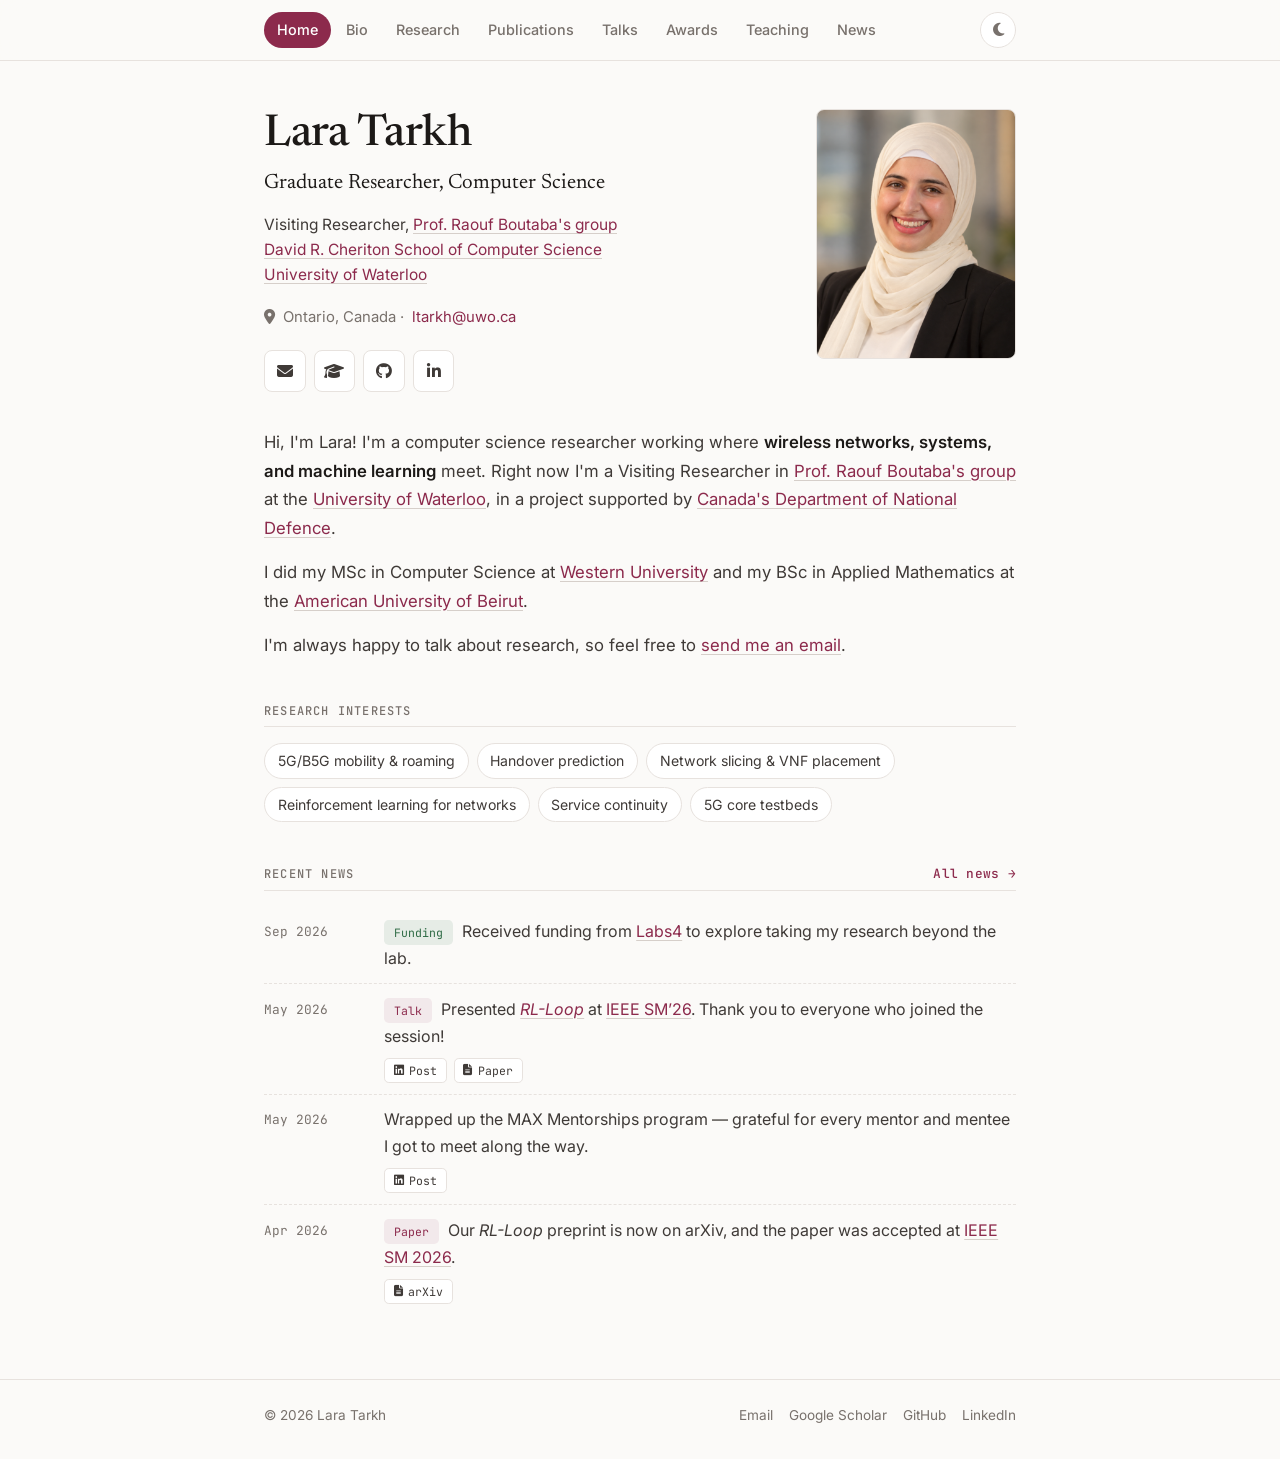
<file: index.html>
<!DOCTYPE html>
<html lang="en">
<head>
  <meta charset="UTF-8">
  <meta name="viewport" content="width=device-width, initial-scale=1">
  <title>Lara Tarkh | 5G/B5G Networks & Machine Learning</title>
  <meta name="description" content="Lara Tarkh — graduate researcher in 5G/B5G mobile networks and machine learning; Visiting Researcher at the University of Waterloo.">
  <meta name="author" content="Lara Tarkh">
  <link rel="canonical" href="https://ltarkh.github.io/Lara-s-website/">
  <meta property="og:type" content="website">
  <meta property="og:site_name" content="Lara Tarkh">
  <meta property="og:title" content="Lara Tarkh | 5G/B5G Networks & Machine Learning">
  <meta property="og:description" content="Lara Tarkh — graduate researcher in 5G/B5G mobile networks and machine learning; Visiting Researcher at the University of Waterloo.">
  <meta property="og:url" content="https://ltarkh.github.io/Lara-s-website/">
  <meta property="og:image" content="https://ltarkh.github.io/Lara-s-website/profile.jpg">
  <meta name="twitter:card" content="summary">
  <meta name="google-site-verification" content="DvnHoUFfB-LrSZGyMxbjEierSy_MvNKjtDD8ljh5k_g">
  <link rel="icon" href="data:image/svg+xml,<svg xmlns='http://www.w3.org/2000/svg' viewBox='0 0 100 100'><rect width='100' height='100' rx='18' fill='%238c2a4c'/><text x='50' y='68' font-family='Georgia,serif' font-size='52' fill='white' text-anchor='middle'>LT</text></svg>">
  <script>
    (function () {
      var t = null;
      try { t = localStorage.getItem("theme"); } catch (e) {}
      if (!t) t = window.matchMedia && window.matchMedia("(prefers-color-scheme: dark)").matches ? "dark" : "light";
      document.documentElement.setAttribute("data-theme", t);
    })();
  </script>
  <link rel="preconnect" href="https://fonts.googleapis.com">
  <link rel="preconnect" href="https://fonts.gstatic.com" crossorigin>
  <link href="https://fonts.googleapis.com/css2?family=Newsreader:ital,opsz,wght@0,6..72,400;0,6..72,500;1,6..72,400&family=Inter:wght@400;500;600&family=JetBrains+Mono:wght@400;500&display=swap" rel="stylesheet">
  <link rel="stylesheet" href="https://cdnjs.cloudflare.com/ajax/libs/font-awesome/6.5.2/css/all.min.css">
  <link rel="stylesheet" href="style.css?v=3">
  <script type="application/ld+json">
  {"@context":"https://schema.org","@type":"Person","name":"Lara Tarkh","email":"mailto:ltarkh@uwo.ca",
   "jobTitle":"Visiting Researcher",
   "affiliation":{"@type":"Organization","name":"University of Waterloo"},
   "alumniOf":[{"@type":"CollegeOrUniversity","name":"Western University"},{"@type":"CollegeOrUniversity","name":"American University of Beirut"}],
   "knowsAbout":["5G/B5G networks","Mobility management","Network slicing","Machine learning for networks"],
   "sameAs":["https://scholar.google.com/citations?user=3ZuY1xwAAAAJ&hl=en","https://github.com/ltarkh","https://www.linkedin.com/in/lara-tarakh/"],
   "image":"https://ltarkh.github.io/Lara-s-website/profile.jpg","url":"https://ltarkh.github.io/Lara-s-website/"}
  </script>
</head>
<body>

  <header class="site-nav">
    <div class="wrap nav-inner">
      <nav aria-label="Main">
        <ul class="nav-tabs">
        <li><a href="index.html" aria-current="page">Home</a></li>
        <li><a href="bio.html">Bio</a></li>
        <li><a href="research.html">Research</a></li>
        <li><a href="publications.html">Publications</a></li>
        <li><a href="talks.html">Talks</a></li>
        <li><a href="awards.html">Awards</a></li>
        <li><a href="teaching.html">Teaching</a></li>
        <li><a href="news.html">News</a></li>
        </ul>
      </nav>
      <button id="theme-toggle" class="theme-toggle" type="button" aria-label="Toggle dark mode"><i class="fas fa-moon"></i></button>
    </div>
  </header>

  <main class="page">
    <div class="wrap">
      <section class="profile">
        <div>
          <h1>Lara Tarkh</h1>
          <p class="title">Graduate Researcher, Computer Science</p>
          <ul class="affil">
            <li>Visiting Researcher, <a class="ul-link" href="https://rboutaba.cs.uwaterloo.ca/" target="_blank" rel="noopener">Prof. Raouf Boutaba's group</a></li>
            <li><a class="ul-link" href="https://cs.uwaterloo.ca/" target="_blank" rel="noopener">David R. Cheriton School of Computer Science</a></li>
            <li><a class="ul-link" href="https://uwaterloo.ca/" target="_blank" rel="noopener">University of Waterloo</a></li>
          </ul>
          <p class="location"><i class="fas fa-location-dot"></i> Ontario, Canada &middot; <a href="mailto:ltarkh@uwo.ca">ltarkh@uwo.ca</a></p>
          <ul class="icon-row">
            <li><a class="icon-only" href="mailto:ltarkh@uwo.ca" aria-label="Email" title="Email"><i class="fas fa-envelope"></i></a></li>
            <li><a class="icon-only" href="https://scholar.google.com/citations?user=3ZuY1xwAAAAJ&hl=en" target="_blank" rel="noopener" aria-label="Google Scholar" title="Google Scholar"><i class="fas fa-graduation-cap"></i></a></li>
            <li><a class="icon-only" href="https://github.com/ltarkh" target="_blank" rel="noopener" aria-label="GitHub" title="GitHub"><i class="fab fa-github"></i></a></li>
            <li><a class="icon-only" href="https://www.linkedin.com/in/lara-tarakh/" target="_blank" rel="noopener" aria-label="LinkedIn" title="LinkedIn"><i class="fab fa-linkedin-in"></i></a></li>
          </ul>
        </div>
        <div class="photo">
          <img src="profile.png" alt="Portrait of Lara Tarkh" width="640" height="800">
        </div>
      </section>

      <section class="bio">
        <p>
          Hi, I'm Lara! I'm a computer science researcher working where <strong>wireless networks,
          systems, and machine learning</strong> meet. Right now I'm a Visiting Researcher in
          <a class="ul-link" href="https://rboutaba.cs.uwaterloo.ca/" target="_blank" rel="noopener">Prof. Raouf Boutaba's group</a> at the <a class="ul-link" href="https://uwaterloo.ca/" target="_blank" rel="noopener">University of Waterloo</a>,
          in a project supported by <a class="ul-link" href="https://www.canada.ca/en/department-national-defence.html" target="_blank" rel="noopener">Canada's Department of National Defence</a>.
        </p>
        <p>I did my MSc in Computer Science at <a class="ul-link" href="https://www.uwo.ca/" target="_blank" rel="noopener">Western University</a> and my
          BSc in Applied Mathematics at the <a class="ul-link" href="https://www.aub.edu.lb/" target="_blank" rel="noopener">American University of Beirut</a>.
        </p>
        <p>
          I'm always happy to talk about research, so feel free to <a class="ul-link" href="mailto:ltarkh@uwo.ca">send me an email</a>.
        </p>
      </section>

      <h2 class="eyebrow">Research interests</h2>
      <ul class="interests">
        <li>5G/B5G mobility &amp; roaming</li>
        <li>Handover prediction</li>
        <li>Network slicing &amp; VNF placement</li>
        <li>Reinforcement learning for networks</li>
        <li>Service continuity</li>
        <li>5G core testbeds</li>
      </ul>

      <h2 class="eyebrow">Recent news <a href="news.html">All news &rarr;</a></h2>
      <ul class="news">
          <li><time>Sep 2026</time><div><span class="badge green">Funding</span> Received funding from <a class="ul-link" href="https://labs4.ca/" target="_blank" rel="noopener">Labs4</a> to explore taking my research beyond the lab.</div></li>
          <li><time>May 2026</time><div><span class="badge accent">Talk</span> Presented <a class="ul-link" href="publications.html"><em>RL-Loop</em></a> at <a class="ul-link" href="https://ieeesm.org/" target="_blank" rel="noopener">IEEE SM&rsquo;26</a>. Thank you to everyone who joined the session!<div class="links"><a class="btn-xs" href="https://www.linkedin.com/feed/update/urn:li:activity:7460355237489475584/" target="_blank" rel="noopener"><i class="fab fa-linkedin"></i> Post</a><a class="btn-xs" href="https://arxiv.org/abs/2604.02461" target="_blank" rel="noopener"><i class="fas fa-file-lines"></i> Paper</a></div></div></li>
          <li><time>May 2026</time><div>Wrapped up the MAX Mentorships program &mdash; grateful for every mentor and mentee I got to meet along the way.<div class="links"><a class="btn-xs" href="https://www.linkedin.com/feed/update/urn:li:activity:7466525301351591937/" target="_blank" rel="noopener"><i class="fab fa-linkedin"></i> Post</a></div></div></li>
          <li><time>Apr 2026</time><div><span class="badge accent">Paper</span> Our <em>RL-Loop</em> preprint is now on arXiv, and the paper was accepted at <a class="ul-link" href="https://ieeesm.org/" target="_blank" rel="noopener">IEEE SM 2026</a>.<div class="links"><a class="btn-xs" href="https://arxiv.org/abs/2604.02461" target="_blank" rel="noopener"><i class="fas fa-file-lines"></i> arXiv</a></div></div></li>
      </ul>

    </div>
  </main>

  <footer class="site-footer">
    <div class="wrap footer-inner">
      <span>&copy; 2026 Lara Tarkh</span>
      <nav aria-label="Profiles">
        <a href="mailto:ltarkh@uwo.ca">Email</a>
        <a href="https://scholar.google.com/citations?user=3ZuY1xwAAAAJ&hl=en" target="_blank" rel="noopener">Google Scholar</a>
        <a href="https://github.com/ltarkh" target="_blank" rel="noopener">GitHub</a>
        <a href="https://www.linkedin.com/in/lara-tarakh/" target="_blank" rel="noopener">LinkedIn</a>
      </nav>
    </div>
  </footer>

  <script src="script.js?v=3"></script>
</body>
</html>
</file>
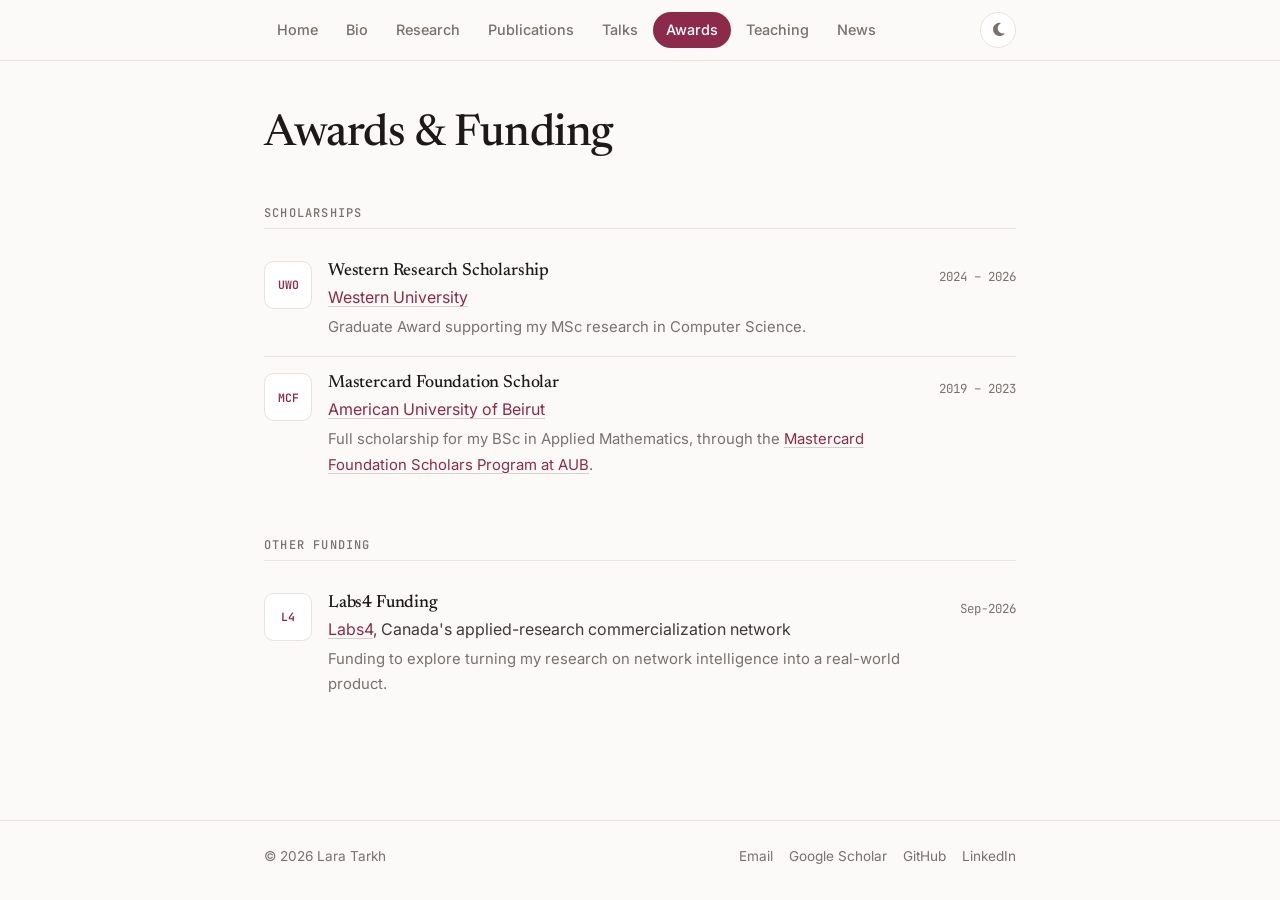
<file: awards.html>
<!DOCTYPE html>
<html lang="en">
<head>
  <meta charset="UTF-8">
  <meta name="viewport" content="width=device-width, initial-scale=1">
  <title>Awards | Lara Tarkh</title>
  <meta name="description" content="Scholarships and funding received by Lara Tarkh, including the Mastercard Foundation Scholarship and the Western Graduate Research Scholarship.">
  <meta name="author" content="Lara Tarkh">
  <link rel="canonical" href="https://ltarkh.github.io/Lara-s-website/awards.html">
  <meta property="og:type" content="website">
  <meta property="og:site_name" content="Lara Tarkh">
  <meta property="og:title" content="Awards | Lara Tarkh">
  <meta property="og:description" content="Scholarships and funding received by Lara Tarkh, including the Mastercard Foundation Scholarship and the Western Graduate Research Scholarship.">
  <meta property="og:url" content="https://ltarkh.github.io/Lara-s-website/awards.html">
  <meta property="og:image" content="https://ltarkh.github.io/Lara-s-website/profile.jpg">
  <meta name="twitter:card" content="summary">
  <meta name="google-site-verification" content="DvnHoUFfB-LrSZGyMxbjEierSy_MvNKjtDD8ljh5k_g">
  <link rel="icon" href="data:image/svg+xml,<svg xmlns='http://www.w3.org/2000/svg' viewBox='0 0 100 100'><rect width='100' height='100' rx='18' fill='%238c2a4c'/><text x='50' y='68' font-family='Georgia,serif' font-size='52' fill='white' text-anchor='middle'>LT</text></svg>">
  <script>
    (function () {
      var t = null;
      try { t = localStorage.getItem("theme"); } catch (e) {}
      if (!t) t = window.matchMedia && window.matchMedia("(prefers-color-scheme: dark)").matches ? "dark" : "light";
      document.documentElement.setAttribute("data-theme", t);
    })();
  </script>
  <link rel="preconnect" href="https://fonts.googleapis.com">
  <link rel="preconnect" href="https://fonts.gstatic.com" crossorigin>
  <link href="https://fonts.googleapis.com/css2?family=Newsreader:ital,opsz,wght@0,6..72,400;0,6..72,500;1,6..72,400&family=Inter:wght@400;500;600&family=JetBrains+Mono:wght@400;500&display=swap" rel="stylesheet">
  <link rel="stylesheet" href="https://cdnjs.cloudflare.com/ajax/libs/font-awesome/6.5.2/css/all.min.css">
  <link rel="stylesheet" href="style.css?v=3">
</head>
<body>

  <header class="site-nav">
    <div class="wrap nav-inner">
      <nav aria-label="Main">
        <ul class="nav-tabs">
        <li><a href="index.html">Home</a></li>
        <li><a href="bio.html">Bio</a></li>
        <li><a href="research.html">Research</a></li>
        <li><a href="publications.html">Publications</a></li>
        <li><a href="talks.html">Talks</a></li>
        <li><a href="awards.html" aria-current="page">Awards</a></li>
        <li><a href="teaching.html">Teaching</a></li>
        <li><a href="news.html">News</a></li>
        </ul>
      </nav>
      <button id="theme-toggle" class="theme-toggle" type="button" aria-label="Toggle dark mode"><i class="fas fa-moon"></i></button>
    </div>
  </header>

  <main class="page">
    <div class="wrap">
      <header class="page-head">
        <h1>Awards &amp; Funding</h1>
      </header>

      <h2 class="eyebrow">Scholarships</h2>
      <ol class="entries">
          <li class="entry">
            <span class="logo" aria-hidden="true">UWO<img src="https://www.google.com/s2/favicons?domain=uwo.ca&amp;sz=128" alt="" loading="lazy" onerror="this.remove()"></span>
            <div class="body">
              <h3><a href="https://grad.uwo.ca/finances/western_funding/wgrs/index.html" target="_blank" rel="noopener">Western Research Scholarship</a></h3>
              <p class="where"><a class="ul-link" href="https://www.uwo.ca/" target="_blank" rel="noopener">Western University</a></p>
              <p class="note">Graduate Award supporting my MSc research in Computer Science.</p>
            </div>
            <span class="when">2024 &ndash; 2026</span>
          </li>
          <li class="entry">
            <span class="logo" aria-hidden="true">MCF<img src="https://www.google.com/s2/favicons?domain=mastercardfdn.org&amp;sz=128" alt="" loading="lazy" onerror="this.remove()"></span>
            <div class="body">
              <h3><a href="https://aub.edu.lb/mcf/Pages/default.aspx" target="_blank" rel="noopener">Mastercard Foundation Scholar</a></h3>
              <p class="where"><a class="ul-link" href="https://www.aub.edu.lb/" target="_blank" rel="noopener">American University of Beirut</a></p>
              <p class="note">Full scholarship for my BSc in Applied Mathematics, through the <a class="ul-link" href="https://aub.edu.lb/mcf/Pages/default.aspx" target="_blank" rel="noopener">Mastercard Foundation Scholars Program at AUB</a>.</p>
            </div>
            <span class="when">2019 &ndash; 2023</span>
          </li>
      </ol>

      <h2 class="eyebrow">Other funding</h2>
      <ol class="entries">
          <li class="entry">
            <span class="logo" aria-hidden="true">L4<img src="https://www.google.com/s2/favicons?domain=labs4.ca&amp;sz=128" alt="" loading="lazy" onerror="this.remove()"></span>
            <div class="body">
              <h3><a href="https://labs4.ca/" target="_blank" rel="noopener">Labs4 Funding</a></h3>
              <p class="where"><a class="ul-link" href="https://labs4.ca/" target="_blank" rel="noopener">Labs4</a>, Canada's applied-research commercialization network</p>
              <p class="note">Funding to explore turning my research on network intelligence into a real-world product.</p>
            </div>
            <span class="when">Sep-2026</span>
          </li>
      </ol>

    </div>
  </main>

  <footer class="site-footer">
    <div class="wrap footer-inner">
      <span>&copy; 2026 Lara Tarkh</span>
      <nav aria-label="Profiles">
        <a href="mailto:ltarkh@uwo.ca">Email</a>
        <a href="https://scholar.google.com/citations?user=3ZuY1xwAAAAJ&hl=en" target="_blank" rel="noopener">Google Scholar</a>
        <a href="https://github.com/ltarkh" target="_blank" rel="noopener">GitHub</a>
        <a href="https://www.linkedin.com/in/lara-tarakh/" target="_blank" rel="noopener">LinkedIn</a>
      </nav>
    </div>
  </footer>

  <script src="script.js?v=3"></script>
</body>
</html>
</file>
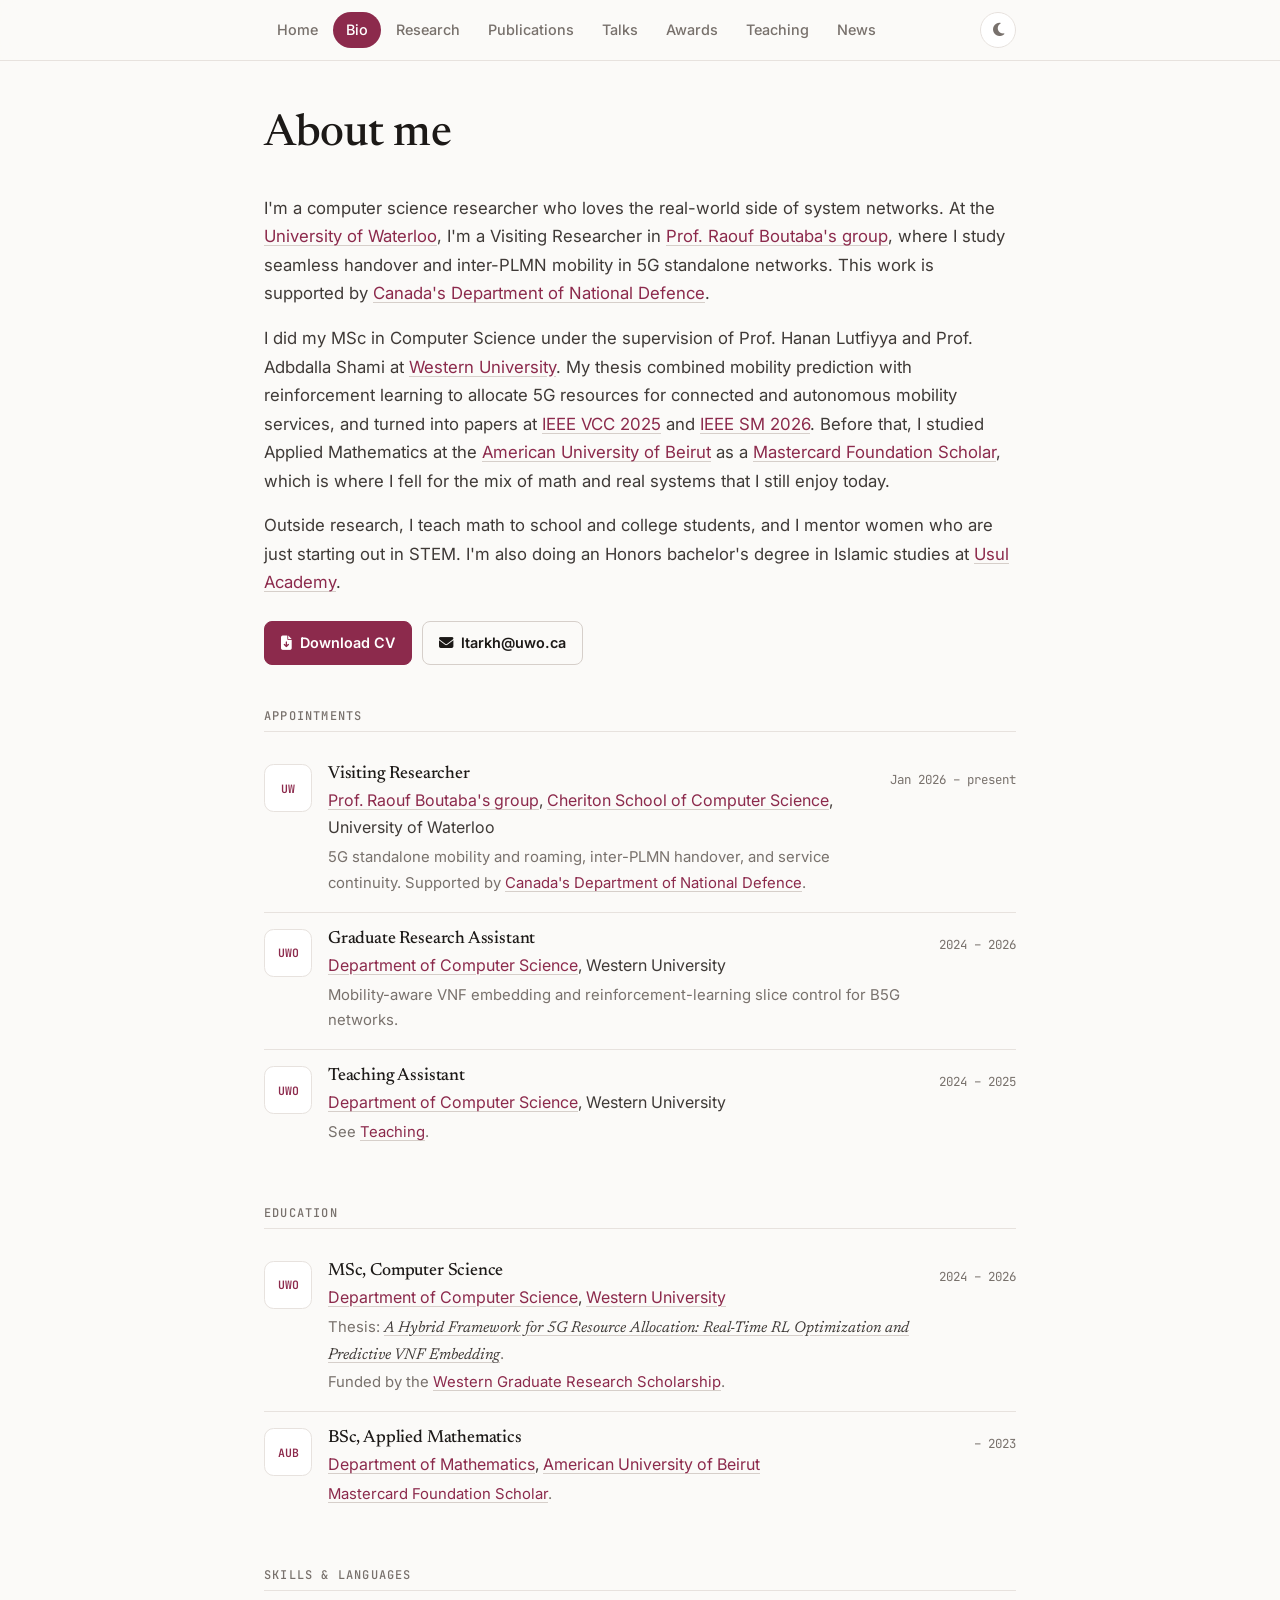
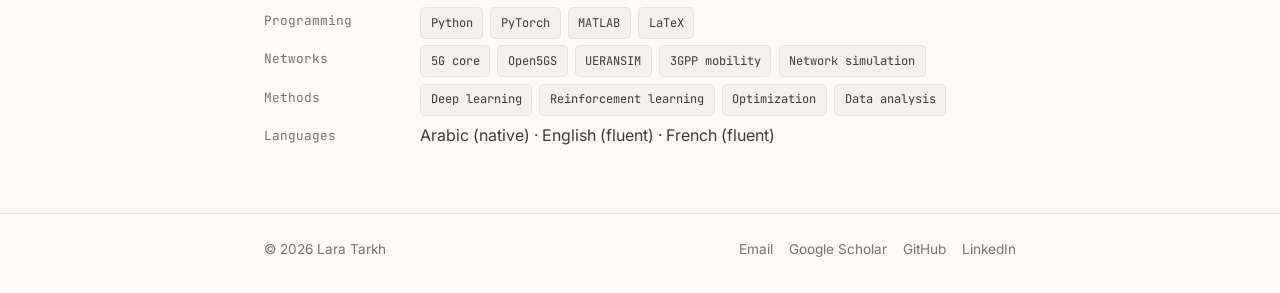
<file: bio.html>
<!DOCTYPE html>
<html lang="en">
<head>
  <meta charset="UTF-8">
  <meta name="viewport" content="width=device-width, initial-scale=1">
  <title>Bio | Lara Tarkh</title>
  <meta name="description" content="About Lara Tarkh: education, appointments, and skills. Researcher in 5G/B5G networks and machine learning.">
  <meta name="author" content="Lara Tarkh">
  <link rel="canonical" href="https://ltarkh.github.io/Lara-s-website/bio.html">
  <meta property="og:type" content="website">
  <meta property="og:site_name" content="Lara Tarkh">
  <meta property="og:title" content="Bio | Lara Tarkh">
  <meta property="og:description" content="About Lara Tarkh: education, appointments, and skills. Researcher in 5G/B5G networks and machine learning.">
  <meta property="og:url" content="https://ltarkh.github.io/Lara-s-website/bio.html">
  <meta property="og:image" content="https://ltarkh.github.io/Lara-s-website/profile.jpg">
  <meta name="twitter:card" content="summary">
  <meta name="google-site-verification" content="DvnHoUFfB-LrSZGyMxbjEierSy_MvNKjtDD8ljh5k_g">
  <link rel="icon" href="data:image/svg+xml,<svg xmlns='http://www.w3.org/2000/svg' viewBox='0 0 100 100'><rect width='100' height='100' rx='18' fill='%238c2a4c'/><text x='50' y='68' font-family='Georgia,serif' font-size='52' fill='white' text-anchor='middle'>LT</text></svg>">
  <script>
    (function () {
      var t = null;
      try { t = localStorage.getItem("theme"); } catch (e) {}
      if (!t) t = window.matchMedia && window.matchMedia("(prefers-color-scheme: dark)").matches ? "dark" : "light";
      document.documentElement.setAttribute("data-theme", t);
    })();
  </script>
  <link rel="preconnect" href="https://fonts.googleapis.com">
  <link rel="preconnect" href="https://fonts.gstatic.com" crossorigin>
  <link href="https://fonts.googleapis.com/css2?family=Newsreader:ital,opsz,wght@0,6..72,400;0,6..72,500;1,6..72,400&family=Inter:wght@400;500;600&family=JetBrains+Mono:wght@400;500&display=swap" rel="stylesheet">
  <link rel="stylesheet" href="https://cdnjs.cloudflare.com/ajax/libs/font-awesome/6.5.2/css/all.min.css">
  <link rel="stylesheet" href="style.css?v=3">
</head>
<body>

  <header class="site-nav">
    <div class="wrap nav-inner">
      <nav aria-label="Main">
        <ul class="nav-tabs">
        <li><a href="index.html">Home</a></li>
        <li><a href="bio.html" aria-current="page">Bio</a></li>
        <li><a href="research.html">Research</a></li>
        <li><a href="publications.html">Publications</a></li>
        <li><a href="talks.html">Talks</a></li>
        <li><a href="awards.html">Awards</a></li>
        <li><a href="teaching.html">Teaching</a></li>
        <li><a href="news.html">News</a></li>
        </ul>
      </nav>
      <button id="theme-toggle" class="theme-toggle" type="button" aria-label="Toggle dark mode"><i class="fas fa-moon"></i></button>
    </div>
  </header>

  <main class="page">
    <div class="wrap">
      <header class="page-head">
        <h1>About me</h1>
      </header>

      <div class="bio" style="margin-top:0">
        <p>
          I'm a computer science researcher who loves the real-world side of system networks.
          At the <a class="ul-link" href="https://uwaterloo.ca/" target="_blank" rel="noopener">University of Waterloo</a>, I'm a Visiting Researcher in
          <a class="ul-link" href="https://rboutaba.cs.uwaterloo.ca/" target="_blank" rel="noopener">Prof. Raouf Boutaba's group</a>, where I study seamless handover and
          inter-PLMN mobility in 5G standalone networks.
          This work is supported by <a class="ul-link" href="https://www.canada.ca/en/department-national-defence.html" target="_blank" rel="noopener">Canada's Department of National Defence</a>.
        </p>
        <p>
          I did my MSc in Computer Science under the supervision of Prof. Hanan Lutfiyya and Prof. Adbdalla Shami at <a class="ul-link" href="https://www.uwo.ca/" target="_blank" rel="noopener"> Western University</a>. My thesis combined
          mobility prediction with reinforcement learning to allocate 5G resources for connected and
          autonomous mobility services, and turned into papers at <a class="ul-link" href="https://vcc2025.ieee-vcc.org/" target="_blank" rel="noopener">IEEE VCC 2025</a> and
          <a class="ul-link" href="https://ieeesm.org/" target="_blank" rel="noopener">IEEE SM 2026</a>. Before that, I studied Applied Mathematics at the
          <a class="ul-link" href="https://www.aub.edu.lb/" target="_blank" rel="noopener">American University of Beirut</a> as a <a class="ul-link" href="https://aub.edu.lb/mcf/Pages/default.aspx" target="_blank" rel="noopener">Mastercard Foundation Scholar</a>,
          which is where I fell for the mix of math and real systems that I still enjoy today.
        </p>
        <p>Outside research, I teach math to school and college students, and I mentor women who are just starting out in STEM. I'm also doing an Honors bachelor's degree in Islamic studies at <a class="ul-link" href="https://www.usul.academy/" target="_blank" rel="noopener">Usul Academy</a>.
</p> </p>
      </div>

      <div class="btn-row">
        <a class="btn" href="cv.pdf" target="_blank" rel="noopener"><i class="fas fa-file-arrow-down"></i> Download CV</a>
        <a class="btn ghost" href="mailto:ltarkh@uwo.ca"><i class="fas fa-envelope"></i> ltarkh@uwo.ca</a>
      </div>

            <h2 class="eyebrow">Appointments</h2>
      <ol class="entries">
          <li class="entry">
            <span class="logo" aria-hidden="true">UW<img src="https://www.google.com/s2/favicons?domain=uwaterloo.ca&amp;sz=128" alt="" loading="lazy" onerror="this.remove()"></span>
            <div class="body">
              <h3><a href="https://uwaterloo.ca/" target="_blank" rel="noopener">Visiting Researcher</a></h3>
              <p class="where"><a class="ul-link" href="https://rboutaba.cs.uwaterloo.ca/" target="_blank" rel="noopener">Prof. Raouf Boutaba's group</a>, <a class="ul-link" href="https://cs.uwaterloo.ca/" target="_blank" rel="noopener">Cheriton School of Computer Science</a>, University of Waterloo</p>
              <p class="note">5G standalone mobility and roaming, inter-PLMN handover, and service continuity. Supported by <a class="ul-link" href="https://www.canada.ca/en/department-national-defence.html" target="_blank" rel="noopener">Canada's Department of National Defence</a>.</p>
            </div>
            <span class="when">Jan 2026 &ndash; present</span>
          </li>
          <li class="entry">
            <span class="logo" aria-hidden="true">UWO<img src="https://www.google.com/s2/favicons?domain=uwo.ca&amp;sz=128" alt="" loading="lazy" onerror="this.remove()"></span>
            <div class="body">
              <h3><a href="https://www.uwo.ca/" target="_blank" rel="noopener">Graduate Research Assistant</a></h3>
              <p class="where"><a class="ul-link" href="https://www.csd.uwo.ca/" target="_blank" rel="noopener">Department of Computer Science</a>, Western University</p>
              <p class="note">Mobility-aware VNF embedding and reinforcement-learning slice control for B5G networks.</p>
            </div>
            <span class="when">2024 &ndash; 2026</span>
          </li>
          <li class="entry">
            <span class="logo" aria-hidden="true">UWO<img src="https://www.google.com/s2/favicons?domain=uwo.ca&amp;sz=128" alt="" loading="lazy" onerror="this.remove()"></span>
            <div class="body">
              <h3><a href="https://www.uwo.ca/" target="_blank" rel="noopener">Teaching Assistant</a></h3>
              <p class="where"><a class="ul-link" href="https://www.csd.uwo.ca/" target="_blank" rel="noopener">Department of Computer Science</a>, Western University</p>
              <p class="note">See <a class="ul-link" href="teaching.html">Teaching</a>.</p>
            </div>
            <span class="when">2024 &ndash; 2025</span>
          </li>
      </ol>

      <h2 class="eyebrow">Education</h2>
      <ol class="entries">
          <li class="entry">
            <span class="logo" aria-hidden="true">UWO<img src="https://www.google.com/s2/favicons?domain=uwo.ca&amp;sz=128" alt="" loading="lazy" onerror="this.remove()"></span>
            <div class="body">
              <h3><a href="https://www.uwo.ca/" target="_blank" rel="noopener">MSc, Computer Science</a></h3>
              <p class="where"><a class="ul-link" href="https://www.csd.uwo.ca/" target="_blank" rel="noopener">Department of Computer Science</a>, <a class="ul-link" href="https://www.uwo.ca/" target="_blank" rel="noopener">Western University</a></p>
              <p class="note">Thesis: <a class="ul-link" href="https://uwo.scholaris.ca/items/17bbcabc-f678-4638-b193-467ab79a39e6" target="_blank" rel="noopener"><em>A Hybrid Framework for 5G Resource Allocation: Real-Time RL Optimization and Predictive VNF Embedding</em></a>.<br>Funded by the <a class="ul-link" href="https://grad.uwo.ca/finances/western_funding/wgrs/index.html" target="_blank" rel="noopener">Western Graduate Research Scholarship</a>.</p>
            </div>
            <span class="when">2024 &ndash; 2026</span>
          </li>
          <li class="entry">
            <span class="logo" aria-hidden="true">AUB<img src="https://www.google.com/s2/favicons?domain=aub.edu.lb&amp;sz=128" alt="" loading="lazy" onerror="this.remove()"></span>
            <div class="body">
              <h3><a href="https://www.aub.edu.lb/" target="_blank" rel="noopener">BSc, Applied Mathematics</a></h3>
              <p class="where"><a class="ul-link" href="https://www.aub.edu.lb/fas/math/Pages/default.aspx" target="_blank" rel="noopener">Department of Mathematics</a>, <a class="ul-link" href="https://www.aub.edu.lb/" target="_blank" rel="noopener">American University of Beirut</a></p>
              <p class="note"><a class="ul-link" href="https://aub.edu.lb/mcf/Pages/default.aspx" target="_blank" rel="noopener">Mastercard Foundation Scholar</a>.</p>
            </div>
            <span class="when">&ndash; 2023</span>
          </li>
      </ol>


      <h2 class="eyebrow">Skills &amp; languages</h2>
      <dl class="kv">
        <dt>Programming</dt>
        <dd><ul class="skills"><li>Python</li><li>PyTorch</li><li>MATLAB</li><li>LaTeX</li></ul></dd>
        <dt>Networks</dt>
        <dd><ul class="skills"><li>5G core</li><li>Open5GS</li><li>UERANSIM</li><li>3GPP mobility</li><li>Network simulation</li></ul></dd>
        <dt>Methods</dt>
        <dd><ul class="skills"><li>Deep learning</li><li>Reinforcement learning</li><li>Optimization</li><li>Data analysis</li></ul></dd>
        <dt>Languages</dt>
        <dd>Arabic (native) &middot; English (fluent) &middot; French (fluent)</dd>
      </dl>

    </div>
  </main>

  <footer class="site-footer">
    <div class="wrap footer-inner">
      <span>&copy; 2026 Lara Tarkh</span>
      <nav aria-label="Profiles">
        <a href="mailto:ltarkh@uwo.ca">Email</a>
        <a href="https://scholar.google.com/citations?user=3ZuY1xwAAAAJ&hl=en" target="_blank" rel="noopener">Google Scholar</a>
        <a href="https://github.com/ltarkh" target="_blank" rel="noopener">GitHub</a>
        <a href="https://www.linkedin.com/in/lara-tarakh/" target="_blank" rel="noopener">LinkedIn</a>
      </nav>
    </div>
  </footer>

  <script src="script.js?v=3"></script>
</body>
</html>
</file>
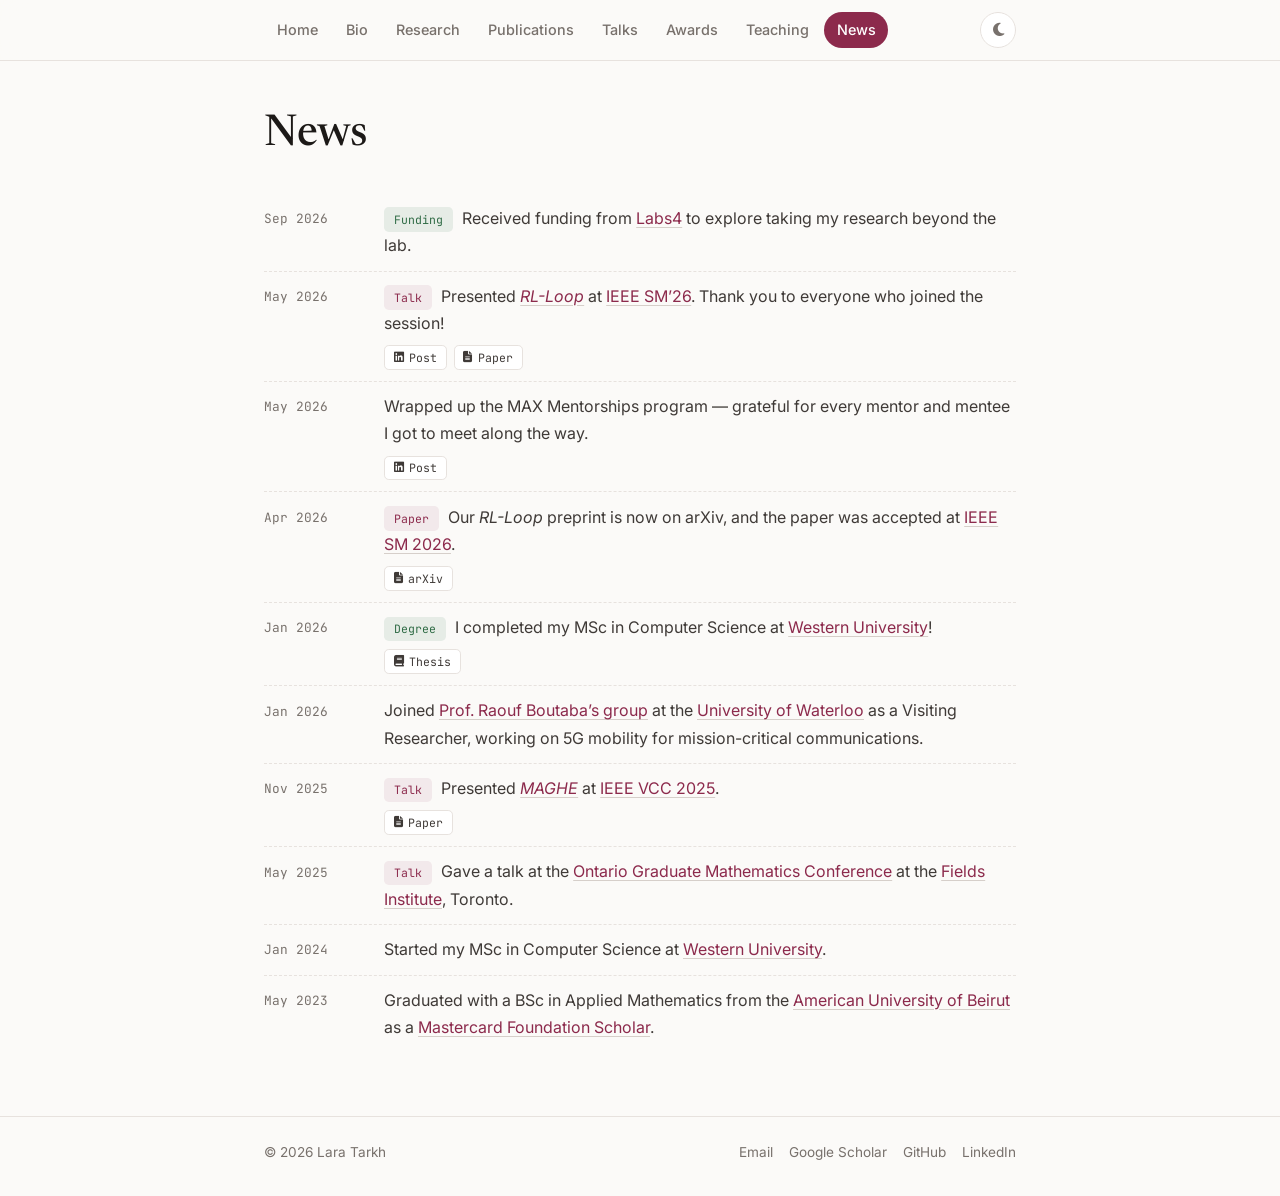
<file: news.html>
<!DOCTYPE html>
<html lang="en">
<head>
  <meta charset="UTF-8">
  <meta name="viewport" content="width=device-width, initial-scale=1">
  <title>News | Lara Tarkh</title>
  <meta name="description" content="News and updates from Lara Tarkh.">
  <meta name="author" content="Lara Tarkh">
  <link rel="canonical" href="https://ltarkh.github.io/Lara-s-website/news.html">
  <meta property="og:type" content="website">
  <meta property="og:site_name" content="Lara Tarkh">
  <meta property="og:title" content="News | Lara Tarkh">
  <meta property="og:description" content="News and updates from Lara Tarkh.">
  <meta property="og:url" content="https://ltarkh.github.io/Lara-s-website/news.html">
  <meta property="og:image" content="https://ltarkh.github.io/Lara-s-website/profile.jpg">
  <meta name="twitter:card" content="summary">
  <meta name="google-site-verification" content="DvnHoUFfB-LrSZGyMxbjEierSy_MvNKjtDD8ljh5k_g">
  <link rel="icon" href="data:image/svg+xml,<svg xmlns='http://www.w3.org/2000/svg' viewBox='0 0 100 100'><rect width='100' height='100' rx='18' fill='%238c2a4c'/><text x='50' y='68' font-family='Georgia,serif' font-size='52' fill='white' text-anchor='middle'>LT</text></svg>">
  <script>
    (function () {
      var t = null;
      try { t = localStorage.getItem("theme"); } catch (e) {}
      if (!t) t = window.matchMedia && window.matchMedia("(prefers-color-scheme: dark)").matches ? "dark" : "light";
      document.documentElement.setAttribute("data-theme", t);
    })();
  </script>
  <link rel="preconnect" href="https://fonts.googleapis.com">
  <link rel="preconnect" href="https://fonts.gstatic.com" crossorigin>
  <link href="https://fonts.googleapis.com/css2?family=Newsreader:ital,opsz,wght@0,6..72,400;0,6..72,500;1,6..72,400&family=Inter:wght@400;500;600&family=JetBrains+Mono:wght@400;500&display=swap" rel="stylesheet">
  <link rel="stylesheet" href="https://cdnjs.cloudflare.com/ajax/libs/font-awesome/6.5.2/css/all.min.css">
  <link rel="stylesheet" href="style.css?v=3">
</head>
<body>

  <header class="site-nav">
    <div class="wrap nav-inner">
      <nav aria-label="Main">
        <ul class="nav-tabs">
        <li><a href="index.html">Home</a></li>
        <li><a href="bio.html">Bio</a></li>
        <li><a href="research.html">Research</a></li>
        <li><a href="publications.html">Publications</a></li>
        <li><a href="talks.html">Talks</a></li>
        <li><a href="awards.html">Awards</a></li>
        <li><a href="teaching.html">Teaching</a></li>
        <li><a href="news.html" aria-current="page">News</a></li>
        </ul>
      </nav>
      <button id="theme-toggle" class="theme-toggle" type="button" aria-label="Toggle dark mode"><i class="fas fa-moon"></i></button>
    </div>
  </header>

  <main class="page">
    <div class="wrap">
      <header class="page-head">
        <h1>News</h1>
      </header>
      <ul class="news">
          <li><time>Sep 2026</time><div><span class="badge green">Funding</span> Received funding from <a class="ul-link" href="https://labs4.ca/" target="_blank" rel="noopener">Labs4</a> to explore taking my research beyond the lab.</div></li>
          <li><time>May 2026</time><div><span class="badge accent">Talk</span> Presented <a class="ul-link" href="publications.html"><em>RL-Loop</em></a> at <a class="ul-link" href="https://ieeesm.org/" target="_blank" rel="noopener">IEEE SM&rsquo;26</a>. Thank you to everyone who joined the session!<div class="links"><a class="btn-xs" href="https://www.linkedin.com/feed/update/urn:li:activity:7460355237489475584/" target="_blank" rel="noopener"><i class="fab fa-linkedin"></i> Post</a><a class="btn-xs" href="https://arxiv.org/abs/2604.02461" target="_blank" rel="noopener"><i class="fas fa-file-lines"></i> Paper</a></div></div></li>
          <li><time>May 2026</time><div>Wrapped up the MAX Mentorships program &mdash; grateful for every mentor and mentee I got to meet along the way.<div class="links"><a class="btn-xs" href="https://www.linkedin.com/feed/update/urn:li:activity:7466525301351591937/" target="_blank" rel="noopener"><i class="fab fa-linkedin"></i> Post</a></div></div></li>
          <li><time>Apr 2026</time><div><span class="badge accent">Paper</span> Our <em>RL-Loop</em> preprint is now on arXiv, and the paper was accepted at <a class="ul-link" href="https://ieeesm.org/" target="_blank" rel="noopener">IEEE SM 2026</a>.<div class="links"><a class="btn-xs" href="https://arxiv.org/abs/2604.02461" target="_blank" rel="noopener"><i class="fas fa-file-lines"></i> arXiv</a></div></div></li>
          <li><time>Jan 2026</time><div><span class="badge green">Degree</span> I completed my MSc in Computer Science at <a class="ul-link" href="https://www.uwo.ca/" target="_blank" rel="noopener">Western University</a>!<div class="links"><a class="btn-xs" href="https://uwo.scholaris.ca/items/17bbcabc-f678-4638-b193-467ab79a39e6" target="_blank" rel="noopener"><i class="fas fa-book"></i> Thesis</a></div></div></li>
          <li><time>Jan 2026</time><div>Joined <a class="ul-link" href="https://rboutaba.cs.uwaterloo.ca/" target="_blank" rel="noopener">Prof. Raouf Boutaba&rsquo;s group</a> at the <a class="ul-link" href="https://uwaterloo.ca/" target="_blank" rel="noopener">University of Waterloo</a> as a Visiting Researcher, working on 5G mobility for mission-critical communications.</div></li>
          <li><time>Nov 2025</time><div><span class="badge accent">Talk</span> Presented <a class="ul-link" href="publications.html"><em>MAGHE</em></a> at <a class="ul-link" href="https://vcc2025.ieee-vcc.org/" target="_blank" rel="noopener">IEEE VCC 2025</a>.<div class="links"><a class="btn-xs" href="https://ieeexplore.ieee.org/document/11351172/" target="_blank" rel="noopener"><i class="fas fa-file-lines"></i> Paper</a></div></div></li>
          <li><time>May 2025</time><div><span class="badge accent">Talk</span> Gave a talk at the <a class="ul-link" href="https://www1.fields.utoronto.ca/activities/24-25/OGMC" target="_blank" rel="noopener">Ontario Graduate Mathematics Conference</a> at the <a class="ul-link" href="https://www.fields.utoronto.ca/" target="_blank" rel="noopener">Fields Institute</a>, Toronto.</div></li>
          <li><time>Jan 2024</time><div>Started my MSc in Computer Science at <a class="ul-link" href="https://www.uwo.ca/" target="_blank" rel="noopener">Western University</a>.</div></li>
          <li><time>May 2023</time><div>Graduated with a BSc in Applied Mathematics from the <a class="ul-link" href="https://www.aub.edu.lb/" target="_blank" rel="noopener">American University of Beirut</a> as a <a class="ul-link" href="https://aub.edu.lb/mcf/Pages/default.aspx" target="_blank" rel="noopener">Mastercard Foundation Scholar</a>.</div></li>
      </ul>

    </div>
  </main>

  <footer class="site-footer">
    <div class="wrap footer-inner">
      <span>&copy; 2026 Lara Tarkh</span>
      <nav aria-label="Profiles">
        <a href="mailto:ltarkh@uwo.ca">Email</a>
        <a href="https://scholar.google.com/citations?user=3ZuY1xwAAAAJ&hl=en" target="_blank" rel="noopener">Google Scholar</a>
        <a href="https://github.com/ltarkh" target="_blank" rel="noopener">GitHub</a>
        <a href="https://www.linkedin.com/in/lara-tarakh/" target="_blank" rel="noopener">LinkedIn</a>
      </nav>
    </div>
  </footer>

  <script src="script.js?v=3"></script>
</body>
</html>
</file>
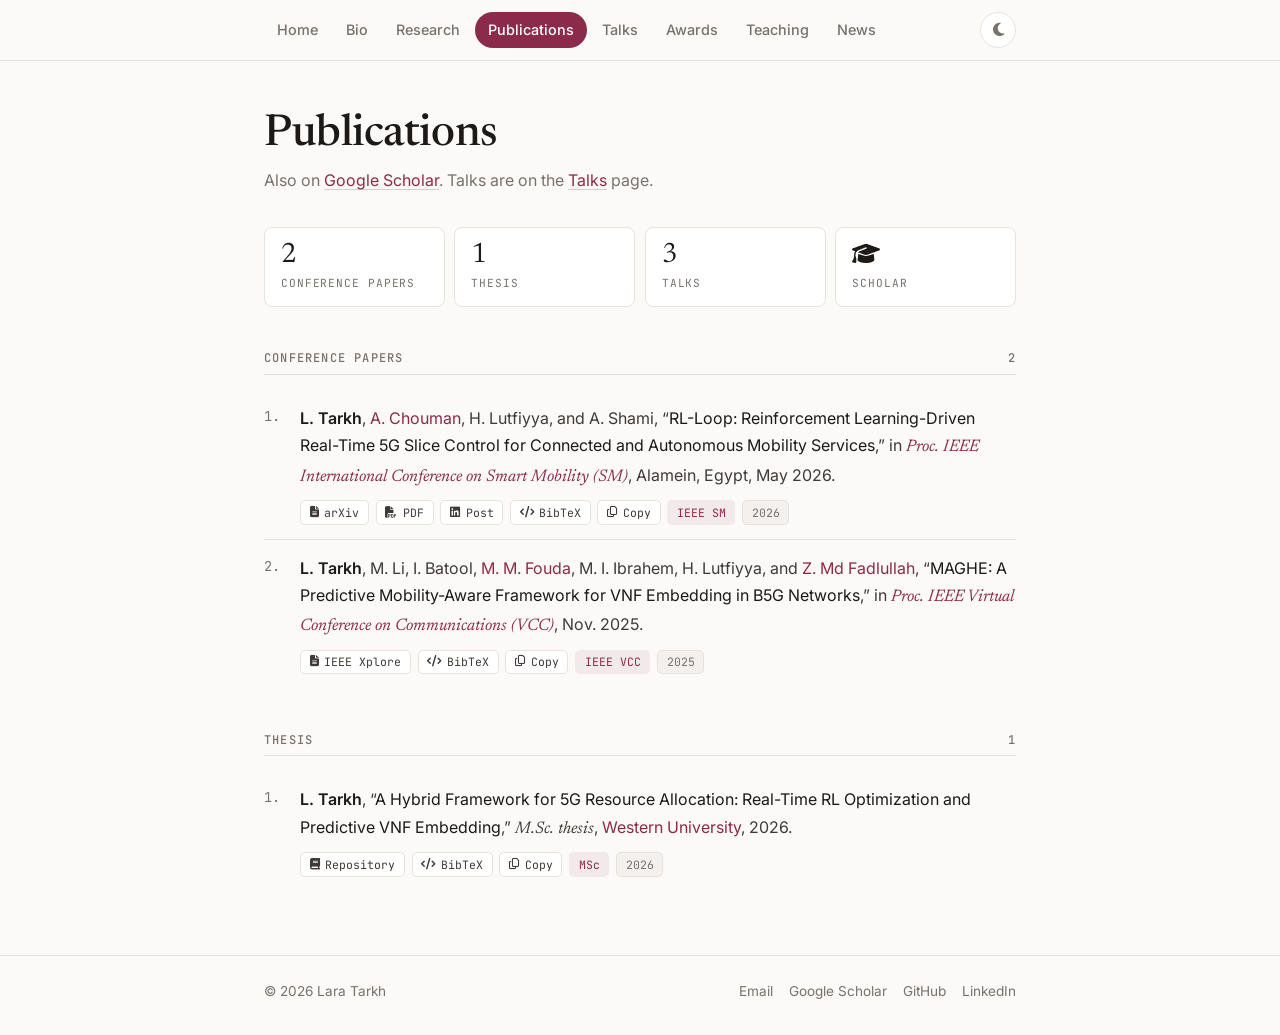
<file: publications.html>
<!DOCTYPE html>
<html lang="en">
<head>
  <meta charset="UTF-8">
  <meta name="viewport" content="width=device-width, initial-scale=1">
  <title>Publications | Lara Tarkh</title>
  <meta name="description" content="Publications by Lara Tarkh on 5G slice control, reinforcement learning, and mobility-aware VNF embedding in B5G networks.">
  <meta name="author" content="Lara Tarkh">
  <link rel="canonical" href="https://ltarkh.github.io/Lara-s-website/publications.html">
  <meta property="og:type" content="website">
  <meta property="og:site_name" content="Lara Tarkh">
  <meta property="og:title" content="Publications | Lara Tarkh">
  <meta property="og:description" content="Publications by Lara Tarkh on 5G slice control, reinforcement learning, and mobility-aware VNF embedding in B5G networks.">
  <meta property="og:url" content="https://ltarkh.github.io/Lara-s-website/publications.html">
  <meta property="og:image" content="https://ltarkh.github.io/Lara-s-website/profile.jpg">
  <meta name="twitter:card" content="summary">
  <meta name="google-site-verification" content="DvnHoUFfB-LrSZGyMxbjEierSy_MvNKjtDD8ljh5k_g">
  <link rel="icon" href="data:image/svg+xml,<svg xmlns='http://www.w3.org/2000/svg' viewBox='0 0 100 100'><rect width='100' height='100' rx='18' fill='%238c2a4c'/><text x='50' y='68' font-family='Georgia,serif' font-size='52' fill='white' text-anchor='middle'>LT</text></svg>">
  <script>
    (function () {
      var t = null;
      try { t = localStorage.getItem("theme"); } catch (e) {}
      if (!t) t = window.matchMedia && window.matchMedia("(prefers-color-scheme: dark)").matches ? "dark" : "light";
      document.documentElement.setAttribute("data-theme", t);
    })();
  </script>
  <link rel="preconnect" href="https://fonts.googleapis.com">
  <link rel="preconnect" href="https://fonts.gstatic.com" crossorigin>
  <link href="https://fonts.googleapis.com/css2?family=Newsreader:ital,opsz,wght@0,6..72,400;0,6..72,500;1,6..72,400&family=Inter:wght@400;500;600&family=JetBrains+Mono:wght@400;500&display=swap" rel="stylesheet">
  <link rel="stylesheet" href="https://cdnjs.cloudflare.com/ajax/libs/font-awesome/6.5.2/css/all.min.css">
  <link rel="stylesheet" href="style.css?v=3">
</head>
<body>

  <header class="site-nav">
    <div class="wrap nav-inner">
      <nav aria-label="Main">
        <ul class="nav-tabs">
        <li><a href="index.html">Home</a></li>
        <li><a href="bio.html">Bio</a></li>
        <li><a href="research.html">Research</a></li>
        <li><a href="publications.html" aria-current="page">Publications</a></li>
        <li><a href="talks.html">Talks</a></li>
        <li><a href="awards.html">Awards</a></li>
        <li><a href="teaching.html">Teaching</a></li>
        <li><a href="news.html">News</a></li>
        </ul>
      </nav>
      <button id="theme-toggle" class="theme-toggle" type="button" aria-label="Toggle dark mode"><i class="fas fa-moon"></i></button>
    </div>
  </header>

  <main class="page">
    <div class="wrap">
      <header class="page-head">
        <h1>Publications</h1>
        <p class="lede">Also on <a class="ul-link" href="https://scholar.google.com/citations?user=3ZuY1xwAAAAJ&hl=en" target="_blank" rel="noopener">Google Scholar</a>. Talks are on the <a class="ul-link" href="talks.html">Talks</a> page.</p>
      </header>

      <div class="stats">
        <div class="stat"><span class="n">2</span><span class="l">Conference papers</span></div>
        <div class="stat"><span class="n">1</span><span class="l">Thesis</span></div>
        <a class="stat" href="talks.html" style="text-decoration:none"><span class="n">3</span><span class="l">Talks</span></a>
        <div class="stat"><a class="n" href="https://scholar.google.com/citations?user=3ZuY1xwAAAAJ&hl=en" target="_blank" rel="noopener" aria-label="Google Scholar profile"><i class="fas fa-graduation-cap" style="font-size:1.4rem"></i></a><span class="l">Scholar</span></div>
      </div>

      <h2 class="eyebrow">Conference papers <span>2</span></h2>
      <ol class="pubs">
        <li>
          <p class="cite"><span class="me">L. Tarkh</span>, <a href="https://scholar.google.com/citations?user=zKNZVkwAAAAJ&hl=en" target="_blank" rel="noopener">A. Chouman</a>, H. Lutfiyya, and A. Shami, &ldquo;<a href="https://arxiv.org/abs/2604.02461" target="_blank" rel="noopener"><span class="t">RL-Loop: Reinforcement Learning-Driven Real-Time 5G Slice Control for Connected and Autonomous Mobility Services</span></a>,&rdquo; in <a href="https://ieeesm.org/" target="_blank" rel="noopener"><span class="venue">Proc. IEEE International Conference on Smart Mobility (SM)</span></a>, Alamein, Egypt, May 2026.</p>
            <div class="pub-actions">
              <a class="btn-xs" href="https://arxiv.org/abs/2604.02461" target="_blank" rel="noopener"><i class="fas fa-file-lines"></i> arXiv</a><a class="btn-xs" href="https://arxiv.org/pdf/2604.02461" target="_blank" rel="noopener"><i class="fas fa-file-pdf"></i> PDF</a><a class="btn-xs" href="https://www.linkedin.com/feed/update/urn:li:activity:7460355237489475584/" target="_blank" rel="noopener"><i class="fab fa-linkedin"></i> Post</a>
              <button class="btn-xs" type="button" data-bibtex="bib-1" aria-expanded="false"><i class="fas fa-code"></i> BibTeX</button>
              <button class="btn-xs" type="button" data-copy="bib-1"><i class="far fa-copy"></i> Copy</button>
              <span class="badge accent">IEEE SM</span><span class="badge">2026</span>
            </div>
            <pre class="bibtex" id="bib-1">@inproceedings{tarkh2026rlloop,
  author    = {Tarkh, Lara and Chouman, Ali and Lutfiyya, Hanan and Shami, Abdallah},
  title     = {{RL-Loop}: Reinforcement Learning-Driven Real-Time {5G} Slice Control
               for Connected and Autonomous Mobility Services},
  booktitle = {Proc. IEEE International Conference on Smart Mobility (SM)},
  year      = {2026},
  note      = {arXiv:2604.02461}
}</pre>
        </li>
        <li>
          <p class="cite"><span class="me">L. Tarkh</span>, M. Li, I. Batool, <a href="https://scholar.google.com/citations?user=KrLSBgYAAAAJ&hl=en" target="_blank" rel="noopener">M. M. Fouda</a>, M. I. Ibrahem, H. Lutfiyya, and <a href="https://scholar.google.com/citations?user=dZyfKpYAAAAJ&hl=en" target="_blank" rel="noopener">Z. Md Fadlullah</a>, &ldquo;<a href="https://ieeexplore.ieee.org/document/11351172/" target="_blank" rel="noopener"><span class="t">MAGHE: A Predictive Mobility-Aware Framework for VNF Embedding in B5G Networks</span></a>,&rdquo; in <a href="https://vcc2025.ieee-vcc.org/" target="_blank" rel="noopener"><span class="venue">Proc. IEEE Virtual Conference on Communications (VCC)</span></a>, Nov. 2025.</p>
            <div class="pub-actions">
              <a class="btn-xs" href="https://ieeexplore.ieee.org/document/11351172/" target="_blank" rel="noopener"><i class="fas fa-file-lines"></i> IEEE Xplore</a>
              <button class="btn-xs" type="button" data-bibtex="bib-2" aria-expanded="false"><i class="fas fa-code"></i> BibTeX</button>
              <button class="btn-xs" type="button" data-copy="bib-2"><i class="far fa-copy"></i> Copy</button>
              <span class="badge accent">IEEE VCC</span><span class="badge">2025</span>
            </div>
            <pre class="bibtex" id="bib-2">@inproceedings{tarkh2025maghe,
  author    = {Tarkh, Lara and Li, Mohan and Batool, Iqra and Fouda, Mostafa M.
               and Ibrahem, Mohamed I. and Lutfiyya, Hanan and Fadlullah, Zubair Md},
  title     = {{MAGHE}: A Predictive Mobility-Aware Framework for {VNF} Embedding
               in {B5G} Networks},
  booktitle = {Proc. IEEE Virtual Conference on Communications (VCC)},
  year      = {2025}
}</pre>
        </li>
      </ol>

      <h2 class="eyebrow">Thesis <span>1</span></h2>
      <ol class="pubs">
        <li>
          <p class="cite"><span class="me">L. Tarkh</span>, &ldquo;<a href="https://uwo.scholaris.ca/items/17bbcabc-f678-4638-b193-467ab79a39e6" target="_blank" rel="noopener"><span class="t">A Hybrid Framework for 5G Resource Allocation: Real-Time RL Optimization and Predictive VNF Embedding</span></a>,&rdquo; <span class="venue">M.Sc. thesis</span>, <a href="https://www.uwo.ca/" target="_blank" rel="noopener">Western University</a>, 2026.</p>
            <div class="pub-actions">
              <a class="btn-xs" href="https://uwo.scholaris.ca/items/17bbcabc-f678-4638-b193-467ab79a39e6" target="_blank" rel="noopener"><i class="fas fa-book"></i> Repository</a>
              <button class="btn-xs" type="button" data-bibtex="bib-3" aria-expanded="false"><i class="fas fa-code"></i> BibTeX</button>
              <button class="btn-xs" type="button" data-copy="bib-3"><i class="far fa-copy"></i> Copy</button>
              <span class="badge accent">MSc</span><span class="badge">2026</span>
            </div>
            <pre class="bibtex" id="bib-3">@mastersthesis{tarkh2026thesis,
  author = {Tarkh, Lara},
  title  = {A Hybrid Framework for {5G} Resource Allocation: Real-Time {RL}
            Optimization and Predictive {VNF} Embedding},
  school = {Western University},
  year   = {2026}
}</pre>
        </li>
      </ol>

    </div>
  </main>

  <footer class="site-footer">
    <div class="wrap footer-inner">
      <span>&copy; 2026 Lara Tarkh</span>
      <nav aria-label="Profiles">
        <a href="mailto:ltarkh@uwo.ca">Email</a>
        <a href="https://scholar.google.com/citations?user=3ZuY1xwAAAAJ&hl=en" target="_blank" rel="noopener">Google Scholar</a>
        <a href="https://github.com/ltarkh" target="_blank" rel="noopener">GitHub</a>
        <a href="https://www.linkedin.com/in/lara-tarakh/" target="_blank" rel="noopener">LinkedIn</a>
      </nav>
    </div>
  </footer>

  <script src="script.js?v=3"></script>
</body>
</html>
</file>
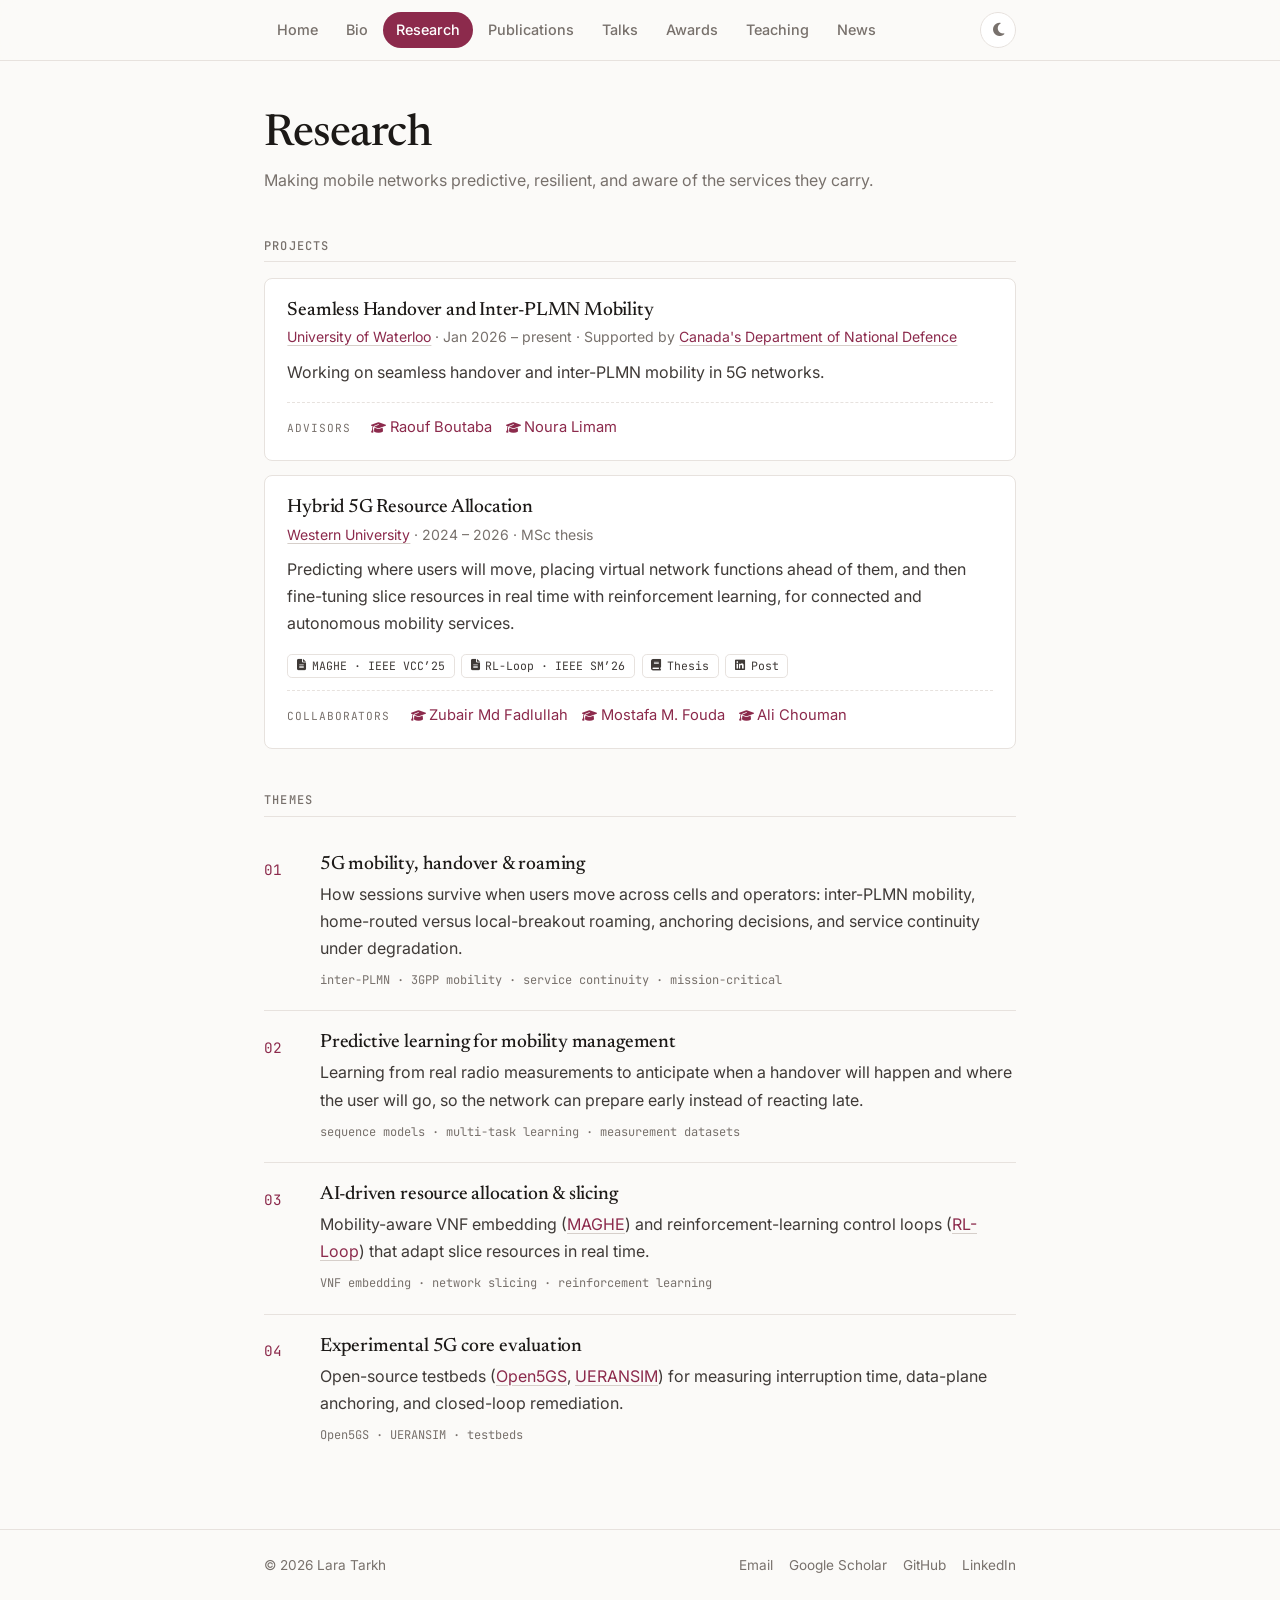
<file: research.html>
<!DOCTYPE html>
<html lang="en">
<head>
  <meta charset="UTF-8">
  <meta name="viewport" content="width=device-width, initial-scale=1">
  <title>Research | Lara Tarkh</title>
  <meta name="description" content="Research projects and themes of Lara Tarkh: 5G mobility and roaming, handover prediction, AI-driven slicing, and 5G core testbeds.">
  <meta name="author" content="Lara Tarkh">
  <link rel="canonical" href="https://ltarkh.github.io/Lara-s-website/research.html">
  <meta property="og:type" content="website">
  <meta property="og:site_name" content="Lara Tarkh">
  <meta property="og:title" content="Research | Lara Tarkh">
  <meta property="og:description" content="Research projects and themes of Lara Tarkh: 5G mobility and roaming, handover prediction, AI-driven slicing, and 5G core testbeds.">
  <meta property="og:url" content="https://ltarkh.github.io/Lara-s-website/research.html">
  <meta property="og:image" content="https://ltarkh.github.io/Lara-s-website/profile.jpg">
  <meta name="twitter:card" content="summary">
  <meta name="google-site-verification" content="DvnHoUFfB-LrSZGyMxbjEierSy_MvNKjtDD8ljh5k_g">
  <link rel="icon" href="data:image/svg+xml,<svg xmlns='http://www.w3.org/2000/svg' viewBox='0 0 100 100'><rect width='100' height='100' rx='18' fill='%238c2a4c'/><text x='50' y='68' font-family='Georgia,serif' font-size='52' fill='white' text-anchor='middle'>LT</text></svg>">
  <script>
    (function () {
      var t = null;
      try { t = localStorage.getItem("theme"); } catch (e) {}
      if (!t) t = window.matchMedia && window.matchMedia("(prefers-color-scheme: dark)").matches ? "dark" : "light";
      document.documentElement.setAttribute("data-theme", t);
    })();
  </script>
  <link rel="preconnect" href="https://fonts.googleapis.com">
  <link rel="preconnect" href="https://fonts.gstatic.com" crossorigin>
  <link href="https://fonts.googleapis.com/css2?family=Newsreader:ital,opsz,wght@0,6..72,400;0,6..72,500;1,6..72,400&family=Inter:wght@400;500;600&family=JetBrains+Mono:wght@400;500&display=swap" rel="stylesheet">
  <link rel="stylesheet" href="https://cdnjs.cloudflare.com/ajax/libs/font-awesome/6.5.2/css/all.min.css">
  <link rel="stylesheet" href="style.css?v=3">
</head>
<body>

  <header class="site-nav">
    <div class="wrap nav-inner">
      <nav aria-label="Main">
        <ul class="nav-tabs">
        <li><a href="index.html">Home</a></li>
        <li><a href="bio.html">Bio</a></li>
        <li><a href="research.html" aria-current="page">Research</a></li>
        <li><a href="publications.html">Publications</a></li>
        <li><a href="talks.html">Talks</a></li>
        <li><a href="awards.html">Awards</a></li>
        <li><a href="teaching.html">Teaching</a></li>
        <li><a href="news.html">News</a></li>
        </ul>
      </nav>
      <button id="theme-toggle" class="theme-toggle" type="button" aria-label="Toggle dark mode"><i class="fas fa-moon"></i></button>
    </div>
  </header>

  <main class="page">
    <div class="wrap">
      <header class="page-head">
        <h1>Research</h1>
        <p class="lede">Making mobile networks predictive, resilient, and aware of the services they carry.</p>
      </header>

      <h2 class="eyebrow">Projects</h2>
      <article class="project">
        <h3>Seamless Handover and Inter-PLMN Mobility</h3>
        <p class="meta"><a class="ul-link" href="https://uwaterloo.ca/" target="_blank" rel="noopener">University of Waterloo</a> &middot; Jan 2026 &ndash; present &middot; Supported by <a class="ul-link" href="https://www.canada.ca/en/department-national-defence.html" target="_blank" rel="noopener">Canada's Department of National Defence</a></p>
        <p>Working on seamless handover and inter-PLMN mobility in 5G networks.</p>
        <p class="collab"><span class="label">Advisors</span><a href="https://scholar.google.com/citations?user=L1RHDCcAAAAJ&hl=en" target="_blank" rel="noopener" title="Raouf Boutaba on Google Scholar"><i class="fas fa-graduation-cap"></i>Raouf Boutaba</a><span class="sep">&middot;</span><a href="https://scholar.google.com/citations?user=vOLtzC0AAAAJ&hl=en" target="_blank" rel="noopener" title="Noura Limam on Google Scholar"><i class="fas fa-graduation-cap"></i>Noura Limam</a></p>
      </article>
      <article class="project">
        <h3>Hybrid 5G Resource Allocation</h3>
        <p class="meta"><a class="ul-link" href="https://www.uwo.ca/" target="_blank" rel="noopener">Western University</a> &middot; 2024 &ndash; 2026 &middot; MSc thesis</p>
        <p>Predicting where users will move, placing virtual network functions ahead of them, and then fine-tuning slice resources in real time with reinforcement learning, for connected and autonomous mobility services.</p>
        <div class="links">
          <a class="btn-xs" href="https://ieeexplore.ieee.org/document/11351172/" target="_blank" rel="noopener"><i class="fas fa-file-lines"></i> MAGHE &middot; IEEE VCC&rsquo;25</a>
          <a class="btn-xs" href="https://arxiv.org/abs/2604.02461" target="_blank" rel="noopener"><i class="fas fa-file-lines"></i> RL-Loop &middot; IEEE SM&rsquo;26</a>
          <a class="btn-xs" href="https://uwo.scholaris.ca/items/17bbcabc-f678-4638-b193-467ab79a39e6" target="_blank" rel="noopener"><i class="fas fa-book"></i> Thesis</a>
          <a class="btn-xs" href="https://www.linkedin.com/feed/update/urn:li:activity:7460355237489475584/" target="_blank" rel="noopener"><i class="fab fa-linkedin"></i> Post</a>
        </div>
        <p class="collab"><span class="label">Collaborators</span><a href="https://scholar.google.com/citations?user=dZyfKpYAAAAJ&hl=en" target="_blank" rel="noopener" title="Zubair Md Fadlullah on Google Scholar"><i class="fas fa-graduation-cap"></i>Zubair Md Fadlullah</a><span class="sep">&middot;</span><a href="https://scholar.google.com/citations?user=KrLSBgYAAAAJ&hl=en" target="_blank" rel="noopener" title="Mostafa M. Fouda on Google Scholar"><i class="fas fa-graduation-cap"></i>Mostafa M. Fouda</a><span class="sep">&middot;</span><a href="https://scholar.google.com/citations?user=zKNZVkwAAAAJ&hl=en" target="_blank" rel="noopener" title="Ali Chouman on Google Scholar"><i class="fas fa-graduation-cap"></i>Ali Chouman</a></p>
      </article>

      <h2 class="eyebrow">Themes</h2>
      <div class="themes">
        <article class="theme">
          <span class="num">01</span>
          <div>
            <h3>5G mobility, handover &amp; roaming</h3>
            <p>How sessions survive when users move across cells and operators: inter-PLMN mobility, home-routed versus local-breakout roaming, anchoring decisions, and service continuity under degradation.</p>
            <p class="keywords">inter-PLMN &middot; 3GPP mobility &middot; service continuity &middot; mission-critical</p>
          </div>
        </article>
        <article class="theme">
          <span class="num">02</span>
          <div>
            <h3>Predictive learning for mobility management</h3>
            <p>Learning from real radio measurements to anticipate when a handover will happen and where the user will go, so the network can prepare early instead of reacting late.</p>
            <p class="keywords">sequence models &middot; multi-task learning &middot; measurement datasets</p>
          </div>
        </article>
        <article class="theme">
          <span class="num">03</span>
          <div>
            <h3>AI-driven resource allocation &amp; slicing</h3>
            <p>Mobility-aware VNF embedding (<a class="ul-link" href="https://ieeexplore.ieee.org/document/11351172/" target="_blank" rel="noopener">MAGHE</a>) and reinforcement-learning control loops (<a class="ul-link" href="https://arxiv.org/abs/2604.02461" target="_blank" rel="noopener">RL-Loop</a>) that adapt slice resources in real time.</p>
            <p class="keywords">VNF embedding &middot; network slicing &middot; reinforcement learning</p>
          </div>
        </article>
        <article class="theme">
          <span class="num">04</span>
          <div>
            <h3>Experimental 5G core evaluation</h3>
            <p>Open-source testbeds (<a class="ul-link" href="https://open5gs.org/" target="_blank" rel="noopener">Open5GS</a>, <a class="ul-link" href="https://github.com/aligungr/UERANSIM" target="_blank" rel="noopener">UERANSIM</a>) for measuring interruption time, data-plane anchoring, and closed-loop remediation.</p>
            <p class="keywords">Open5GS &middot; UERANSIM &middot; testbeds</p>
          </div>
        </article>
      </div>

    </div>
  </main>

  <footer class="site-footer">
    <div class="wrap footer-inner">
      <span>&copy; 2026 Lara Tarkh</span>
      <nav aria-label="Profiles">
        <a href="mailto:ltarkh@uwo.ca">Email</a>
        <a href="https://scholar.google.com/citations?user=3ZuY1xwAAAAJ&hl=en" target="_blank" rel="noopener">Google Scholar</a>
        <a href="https://github.com/ltarkh" target="_blank" rel="noopener">GitHub</a>
        <a href="https://www.linkedin.com/in/lara-tarakh/" target="_blank" rel="noopener">LinkedIn</a>
      </nav>
    </div>
  </footer>

  <script src="script.js?v=3"></script>
</body>
</html>
</file>
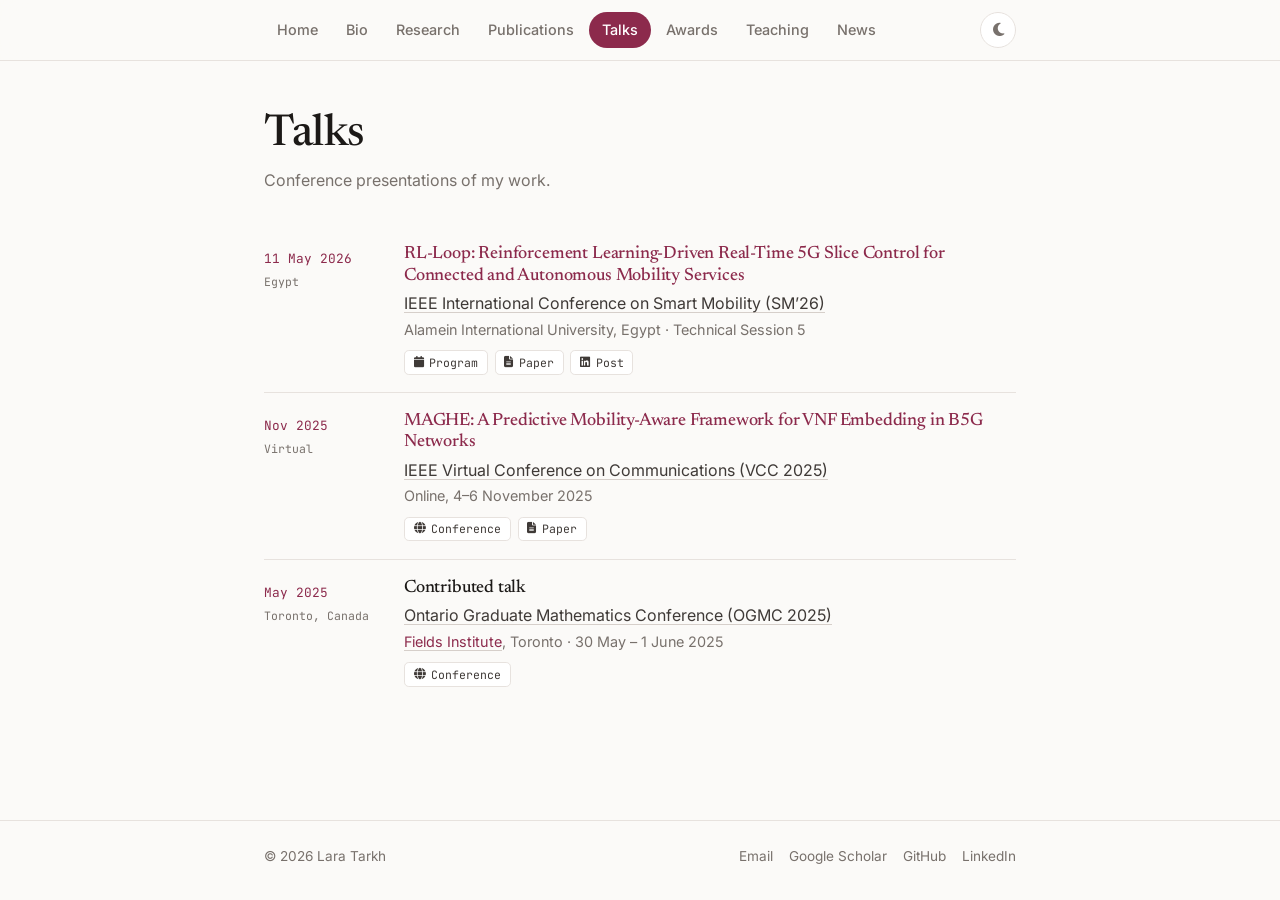
<file: talks.html>
<!DOCTYPE html>
<html lang="en">
<head>
  <meta charset="UTF-8">
  <meta name="viewport" content="width=device-width, initial-scale=1">
  <title>Talks | Lara Tarkh</title>
  <meta name="description" content="Conference talks by Lara Tarkh at IEEE SM 2026, IEEE VCC 2025, and the Ontario Graduate Mathematics Conference 2025.">
  <meta name="author" content="Lara Tarkh">
  <link rel="canonical" href="https://ltarkh.github.io/Lara-s-website/talks.html">
  <meta property="og:type" content="website">
  <meta property="og:site_name" content="Lara Tarkh">
  <meta property="og:title" content="Talks | Lara Tarkh">
  <meta property="og:description" content="Conference talks by Lara Tarkh at IEEE SM 2026, IEEE VCC 2025, and the Ontario Graduate Mathematics Conference 2025.">
  <meta property="og:url" content="https://ltarkh.github.io/Lara-s-website/talks.html">
  <meta property="og:image" content="https://ltarkh.github.io/Lara-s-website/profile.jpg">
  <meta name="twitter:card" content="summary">
  <meta name="google-site-verification" content="DvnHoUFfB-LrSZGyMxbjEierSy_MvNKjtDD8ljh5k_g">
  <link rel="icon" href="data:image/svg+xml,<svg xmlns='http://www.w3.org/2000/svg' viewBox='0 0 100 100'><rect width='100' height='100' rx='18' fill='%238c2a4c'/><text x='50' y='68' font-family='Georgia,serif' font-size='52' fill='white' text-anchor='middle'>LT</text></svg>">
  <script>
    (function () {
      var t = null;
      try { t = localStorage.getItem("theme"); } catch (e) {}
      if (!t) t = window.matchMedia && window.matchMedia("(prefers-color-scheme: dark)").matches ? "dark" : "light";
      document.documentElement.setAttribute("data-theme", t);
    })();
  </script>
  <link rel="preconnect" href="https://fonts.googleapis.com">
  <link rel="preconnect" href="https://fonts.gstatic.com" crossorigin>
  <link href="https://fonts.googleapis.com/css2?family=Newsreader:ital,opsz,wght@0,6..72,400;0,6..72,500;1,6..72,400&family=Inter:wght@400;500;600&family=JetBrains+Mono:wght@400;500&display=swap" rel="stylesheet">
  <link rel="stylesheet" href="https://cdnjs.cloudflare.com/ajax/libs/font-awesome/6.5.2/css/all.min.css">
  <link rel="stylesheet" href="style.css?v=3">
</head>
<body>

  <header class="site-nav">
    <div class="wrap nav-inner">
      <nav aria-label="Main">
        <ul class="nav-tabs">
        <li><a href="index.html">Home</a></li>
        <li><a href="bio.html">Bio</a></li>
        <li><a href="research.html">Research</a></li>
        <li><a href="publications.html">Publications</a></li>
        <li><a href="talks.html" aria-current="page">Talks</a></li>
        <li><a href="awards.html">Awards</a></li>
        <li><a href="teaching.html">Teaching</a></li>
        <li><a href="news.html">News</a></li>
        </ul>
      </nav>
      <button id="theme-toggle" class="theme-toggle" type="button" aria-label="Toggle dark mode"><i class="fas fa-moon"></i></button>
    </div>
  </header>

  <main class="page">
    <div class="wrap">
      <header class="page-head">
        <h1>Talks</h1>
        <p class="lede">Conference presentations of my work.</p>
      </header>

      <ol class="talks">
        <li class="talk">
          <div class="date">11 May 2026<span>Egypt</span></div>
          <div>
            <h3><a href="https://arxiv.org/abs/2604.02461" target="_blank" rel="noopener">RL-Loop: Reinforcement Learning-Driven Real-Time 5G Slice Control for Connected and Autonomous Mobility Services</a></h3>
            <p class="venue"><a class="ul-link" href="https://ieeesm.org/" target="_blank" rel="noopener">IEEE International Conference on Smart Mobility (SM&rsquo;26)</a></p>
            <p class="place">Alamein International University, Egypt &middot; Technical Session 5</p>
            <div class="links">
              <a class="btn-xs" href="https://ieeesm.org/program/" target="_blank" rel="noopener"><i class="fas fa-calendar"></i> Program</a>
              <a class="btn-xs" href="https://arxiv.org/abs/2604.02461" target="_blank" rel="noopener"><i class="fas fa-file-lines"></i> Paper</a>
              <a class="btn-xs" href="https://www.linkedin.com/feed/update/urn:li:activity:7460355237489475584/" target="_blank" rel="noopener"><i class="fab fa-linkedin"></i> Post</a>
            </div>
          </div>
        </li>
        <li class="talk">
          <div class="date">Nov 2025<span>Virtual</span></div>
          <div>
            <h3><a href="https://ieeexplore.ieee.org/document/11351172/" target="_blank" rel="noopener">MAGHE: A Predictive Mobility-Aware Framework for VNF Embedding in B5G Networks</a></h3>
            <p class="venue"><a class="ul-link" href="https://vcc2025.ieee-vcc.org/" target="_blank" rel="noopener">IEEE Virtual Conference on Communications (VCC 2025)</a></p>
            <p class="place">Online, 4&ndash;6 November 2025</p>
            <div class="links">
              <a class="btn-xs" href="https://vcc2025.ieee-vcc.org/" target="_blank" rel="noopener"><i class="fas fa-globe"></i> Conference</a>
              <a class="btn-xs" href="https://ieeexplore.ieee.org/document/11351172/" target="_blank" rel="noopener"><i class="fas fa-file-lines"></i> Paper</a>
            </div>
          </div>
        </li>
        <li class="talk">
          <div class="date">May 2025<span>Toronto, Canada </span></div>
          <div>
            <h3>Contributed talk</h3>
            <p class="venue"><a class="ul-link" href="https://www1.fields.utoronto.ca/activities/24-25/OGMC" target="_blank" rel="noopener">Ontario Graduate Mathematics Conference (OGMC 2025)</a></p>
            <p class="place"><a class="ul-link" href="https://www.fields.utoronto.ca/" target="_blank" rel="noopener">Fields Institute</a>, Toronto &middot; 30 May &ndash; 1 June 2025</p>
            <div class="links">
              <a class="btn-xs" href="https://www1.fields.utoronto.ca/activities/24-25/OGMC" target="_blank" rel="noopener"><i class="fas fa-globe"></i> Conference</a>
            </div>
          </div>
        </li>
      </ol>

    </div>
  </main>

  <footer class="site-footer">
    <div class="wrap footer-inner">
      <span>&copy; 2026 Lara Tarkh</span>
      <nav aria-label="Profiles">
        <a href="mailto:ltarkh@uwo.ca">Email</a>
        <a href="https://scholar.google.com/citations?user=3ZuY1xwAAAAJ&hl=en" target="_blank" rel="noopener">Google Scholar</a>
        <a href="https://github.com/ltarkh" target="_blank" rel="noopener">GitHub</a>
        <a href="https://www.linkedin.com/in/lara-tarakh/" target="_blank" rel="noopener">LinkedIn</a>
      </nav>
    </div>
  </footer>

  <script src="script.js?v=3"></script>
</body>
</html>
</file>
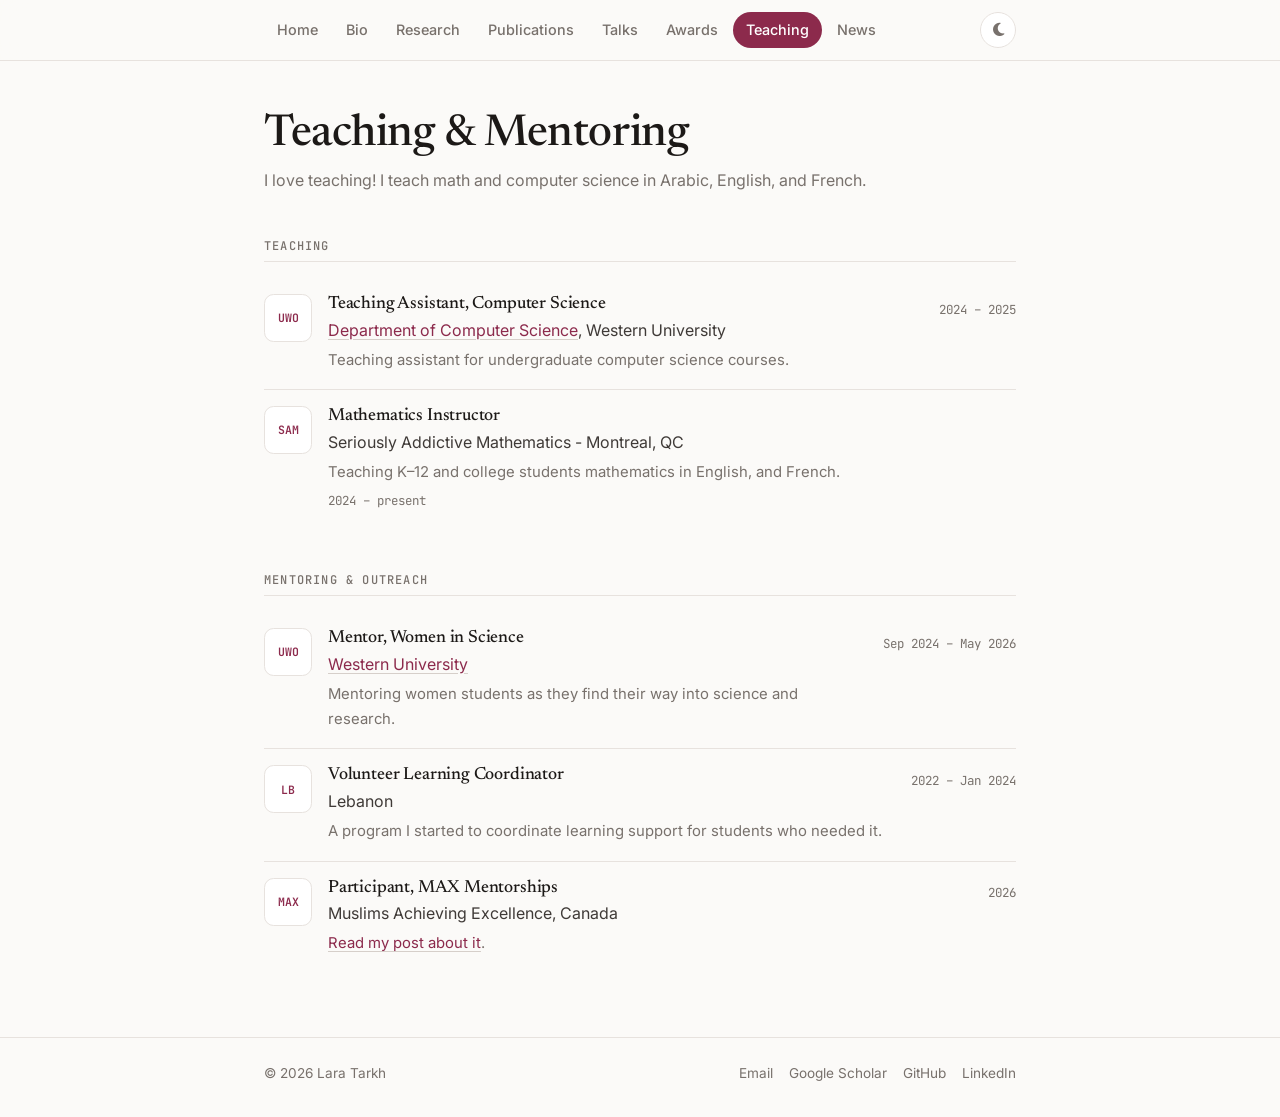
<file: teaching.html>
<!DOCTYPE html>
<html lang="en">
<head>
  <meta charset="UTF-8">
  <meta name="viewport" content="width=device-width, initial-scale=1">
  <title>Teaching | Lara Tarkh</title>
  <meta name="description" content="Teaching and mentoring by Lara Tarkh: computer science TA at Western University, mathematics instruction, and Women in Science mentoring.">
  <meta name="author" content="Lara Tarkh">
  <link rel="canonical" href="https://ltarkh.github.io/Lara-s-website/teaching.html">
  <meta property="og:type" content="website">
  <meta property="og:site_name" content="Lara Tarkh">
  <meta property="og:title" content="Teaching | Lara Tarkh">
  <meta property="og:description" content="Teaching and mentoring by Lara Tarkh: computer science TA at Western University, mathematics instruction, and Women in Science mentoring.">
  <meta property="og:url" content="https://ltarkh.github.io/Lara-s-website/teaching.html">
  <meta property="og:image" content="https://ltarkh.github.io/Lara-s-website/profile.jpg">
  <meta name="twitter:card" content="summary">
  <meta name="google-site-verification" content="DvnHoUFfB-LrSZGyMxbjEierSy_MvNKjtDD8ljh5k_g">
  <link rel="icon" href="data:image/svg+xml,<svg xmlns='http://www.w3.org/2000/svg' viewBox='0 0 100 100'><rect width='100' height='100' rx='18' fill='%238c2a4c'/><text x='50' y='68' font-family='Georgia,serif' font-size='52' fill='white' text-anchor='middle'>LT</text></svg>">
  <script>
    (function () {
      var t = null;
      try { t = localStorage.getItem("theme"); } catch (e) {}
      if (!t) t = window.matchMedia && window.matchMedia("(prefers-color-scheme: dark)").matches ? "dark" : "light";
      document.documentElement.setAttribute("data-theme", t);
    })();
  </script>
  <link rel="preconnect" href="https://fonts.googleapis.com">
  <link rel="preconnect" href="https://fonts.gstatic.com" crossorigin>
  <link href="https://fonts.googleapis.com/css2?family=Newsreader:ital,opsz,wght@0,6..72,400;0,6..72,500;1,6..72,400&family=Inter:wght@400;500;600&family=JetBrains+Mono:wght@400;500&display=swap" rel="stylesheet">
  <link rel="stylesheet" href="https://cdnjs.cloudflare.com/ajax/libs/font-awesome/6.5.2/css/all.min.css">
  <link rel="stylesheet" href="style.css?v=3">
</head>
<body>

  <header class="site-nav">
    <div class="wrap nav-inner">
      <nav aria-label="Main">
        <ul class="nav-tabs">
        <li><a href="index.html">Home</a></li>
        <li><a href="bio.html">Bio</a></li>
        <li><a href="research.html">Research</a></li>
        <li><a href="publications.html">Publications</a></li>
        <li><a href="talks.html">Talks</a></li>
        <li><a href="awards.html">Awards</a></li>
        <li><a href="teaching.html" aria-current="page">Teaching</a></li>
        <li><a href="news.html">News</a></li>
        </ul>
      </nav>
      <button id="theme-toggle" class="theme-toggle" type="button" aria-label="Toggle dark mode"><i class="fas fa-moon"></i></button>
    </div>
  </header>

  <main class="page">
    <div class="wrap">
      <header class="page-head">
        <h1>Teaching &amp; Mentoring</h1>
        <p class="lede">I love teaching! I teach math and computer science in Arabic, English, and French.</p>
      </header>

      <h2 class="eyebrow">Teaching</h2>
      <ol class="entries">
          <li class="entry">
            <span class="logo" aria-hidden="true">UWO<img src="https://www.google.com/s2/favicons?domain=uwo.ca&amp;sz=128" alt="" loading="lazy" onerror="this.remove()"></span>
            <div class="body">
              <h3><a href="https://www.csd.uwo.ca/" target="_blank" rel="noopener">Teaching Assistant, Computer Science</a></h3>
              <p class="where"><a class="ul-link" href="https://www.csd.uwo.ca/" target="_blank" rel="noopener">Department of Computer Science</a>, Western University</p>
              <p class="note">Teaching assistant for undergraduate computer science courses.</p>
            </div>
            <span class="when">2024 &ndash; 2025</span>
          </li>
          <li class="entry">
            <span class="logo" aria-hidden="true">SAM</span>
            <div class="body">
              <h3>Mathematics Instructor</h3>
              <p class="where">Seriously Addictive Mathematics - Montreal, QC</p>
              <p class="note">Teaching K&ndash;12 and college students mathematics in English, and French.</p>
            <span class="when">2024 &ndash; present</span>
          </li>
      </ol>

      <h2 class="eyebrow">Mentoring &amp; outreach</h2>
      <ol class="entries">
          <li class="entry">
            <span class="logo" aria-hidden="true">UWO<img src="https://www.google.com/s2/favicons?domain=uwo.ca&amp;sz=128" alt="" loading="lazy" onerror="this.remove()"></span>
            <div class="body">
              <h3>Mentor, Women in Science</h3>
              <p class="where"><a class="ul-link" href="https://www.uwo.ca/" target="_blank" rel="noopener">Western University</a></p>
              <p class="note">Mentoring women students as they find their way into science and research.</p>
            </div>
            <span class="when">Sep 2024 &ndash; May 2026</span>
          </li>
          <li class="entry">
            <span class="logo" aria-hidden="true">LB</span>
            <div class="body">
              <h3>Volunteer Learning Coordinator</h3>
              <p class="where">Lebanon</p>
              <p class="note">A program I started to coordinate learning support for students who needed it.</p>
            </div>
            <span class="when">2022 &ndash; Jan 2024</span>
          </li>
          <li class="entry">
            <span class="logo" aria-hidden="true">MAX</span>
            <div class="body">
              <h3>Participant, MAX Mentorships</h3>
              <p class="where">Muslims Achieving Excellence, Canada</p>
              <p class="note"><a class="ul-link" href="https://www.linkedin.com/feed/update/urn:li:activity:7466525301351591937/" target="_blank" rel="noopener">Read my post about it</a>.</p>
            </div>
            <span class="when">2026</span>
          </li>
      </ol>

    </div>
  </main>

  <footer class="site-footer">
    <div class="wrap footer-inner">
      <span>&copy; 2026 Lara Tarkh</span>
      <nav aria-label="Profiles">
        <a href="mailto:ltarkh@uwo.ca">Email</a>
        <a href="https://scholar.google.com/citations?user=3ZuY1xwAAAAJ&hl=en" target="_blank" rel="noopener">Google Scholar</a>
        <a href="https://github.com/ltarkh" target="_blank" rel="noopener">GitHub</a>
        <a href="https://www.linkedin.com/in/lara-tarakh/" target="_blank" rel="noopener">LinkedIn</a>
      </nav>
    </div>
  </footer>

  <script src="script.js?v=3"></script>
</body>
</html>
</file>
<file: style.css>
/* =========================================================
   Lara Tarkh — academic site
   One page per section (Home · Bio · Research · Publications · Teaching · News)
   Light by default (follows the visitor's system), dark on toggle.
   ========================================================= */

:root {
  --bg: #fbfaf8;
  --surface: #ffffff;
  --surface-muted: #f3f0ee;
  --text: #1c1917;
  --text-body: #3f3a37;
  --text-muted: #78716c;
  --border: #e7e2de;
  --border-strong: #d6cfca;

  --accent: #8c2a4c;          /* academic burgundy */
  --accent-hover: #6e1e3a;
  --accent-soft: rgba(140, 42, 76, 0.08);
  --accent-ink: #ffffff;

  --chip-green: #2f6b45;
  --chip-green-bg: rgba(47, 107, 69, 0.10);

  --font-serif: 'Newsreader', 'Iowan Old Style', Georgia, 'Times New Roman', serif;
  --font-sans: 'Inter', ui-sans-serif, system-ui, -apple-system, 'Segoe UI', sans-serif;
  --font-mono: 'JetBrains Mono', ui-monospace, SFMono-Regular, Menlo, Consolas, monospace;

  --column: 50rem;
  --gutter: 1.5rem;
  --radius: 0.5rem;
  --ease: cubic-bezier(0.4, 0, 0.2, 1);
  color-scheme: light;
}

:root[data-theme="dark"] {
  --bg: #17121a;
  --surface: #1e1822;
  --surface-muted: #241d29;
  --text: #f3eef2;
  --text-body: #d9d1d7;
  --text-muted: #a29aa1;
  --border: #352c3a;
  --border-strong: #4a3f50;

  --accent: #f08aae;
  --accent-hover: #f7aac5;
  --accent-soft: rgba(240, 138, 174, 0.12);
  --accent-ink: #1e1822;

  --chip-green: #8fd3a6;
  --chip-green-bg: rgba(143, 211, 166, 0.12);
  color-scheme: dark;
}

/* ---------- Base ---------- */
*, *::before, *::after { box-sizing: border-box; }
html { -webkit-text-size-adjust: 100%; }
body {
  margin: 0;
  min-height: 100vh;
  display: flex;
  flex-direction: column;
  background: var(--bg);
  color: var(--text-body);
  font-family: var(--font-sans);
  font-size: 1rem;
  line-height: 1.7;
  -webkit-font-smoothing: antialiased;
}
main { flex: 1; }
img { max-width: 100%; display: block; }

.wrap { width: 100%; max-width: var(--column); margin: 0 auto; padding: 0 var(--gutter); }

h1, h2, h3 {
  font-family: var(--font-serif);
  color: var(--text);
  font-weight: 500;
  line-height: 1.2;
  margin: 0 0 0.5em;
  letter-spacing: -0.01em;
}
h1 { font-size: clamp(2.1rem, 5vw, 2.75rem); }
h2 { font-size: 1.75rem; }
h3 { font-size: 1.2rem; }

p { margin: 0 0 1rem; }
a { color: var(--accent); text-decoration: none; }
a:hover { color: var(--accent-hover); text-decoration: underline; text-underline-offset: 3px; }
strong { color: var(--text); font-weight: 600; }
:focus-visible { outline: 2px solid var(--accent); outline-offset: 2px; border-radius: 4px; }
::selection { background: var(--accent-soft); }

.ul-link { text-decoration: underline; text-decoration-color: var(--border-strong); text-underline-offset: 3px; }
.ul-link:hover { text-decoration-color: var(--accent); }

/* ---------- Navigation (pill tabs, like akadircelik.com) ---------- */
.site-nav {
  position: sticky;
  top: 0;
  z-index: 50;
  background: color-mix(in srgb, var(--bg) 88%, transparent);
  backdrop-filter: blur(12px);
  -webkit-backdrop-filter: blur(12px);
  border-bottom: 1px solid var(--border);
}
.nav-inner {
  display: flex;
  align-items: center;
  gap: 0.75rem;
  height: 3.75rem;
}
.nav-inner > nav { flex: 1; min-width: 0; }
.nav-tabs {
  display: flex;
  gap: 0.15rem;
  list-style: none;
  margin: 0;
  padding: 0;
  flex: 1;
  min-width: 0;
  overflow-x: auto;
  scrollbar-width: none;
  -webkit-overflow-scrolling: touch;
}
.nav-tabs::-webkit-scrollbar { display: none; }
.nav-tabs a {
  display: block;
  white-space: nowrap;
  padding: 0.35rem 0.8rem;
  border-radius: 999px;
  font-size: 0.9rem;
  font-weight: 500;
  color: var(--text-muted);
  transition: color 150ms var(--ease), background 150ms var(--ease);
}
.nav-tabs a:hover { color: var(--text); background: var(--surface-muted); text-decoration: none; }
.nav-tabs a[aria-current="page"] { color: var(--accent-ink); background: var(--accent); }

.theme-toggle {
  flex: none;
  width: 2.25rem;
  height: 2.25rem;
  display: inline-flex;
  align-items: center;
  justify-content: center;
  border-radius: 999px;
  border: 1px solid var(--border);
  background: var(--surface);
  color: var(--text-muted);
  cursor: pointer;
  font-size: 0.95rem;
}
.theme-toggle:hover { color: var(--accent); border-color: var(--border-strong); }

/* ---------- Page scaffolding ---------- */
.page { padding: 3rem 0 4rem; }
.page-head { margin-bottom: 2rem; }
.page-head h1 { margin-bottom: 0.35rem; }
.page-head .lede { color: var(--text-muted); margin: 0; }

.eyebrow {
  display: flex;
  align-items: baseline;
  justify-content: space-between;
  gap: 1rem;
  margin: 2.75rem 0 1rem;
  padding-bottom: 0.5rem;
  border-bottom: 1px solid var(--border);
  font-family: var(--font-mono);
  font-size: 0.75rem;
  letter-spacing: 0.1em;
  text-transform: uppercase;
  color: var(--text-muted);
}
.eyebrow a { letter-spacing: 0.02em; text-transform: none; font-size: 0.8rem; }
.eyebrow:first-child { margin-top: 0; }

/* ---------- Home: profile header ---------- */
.profile {
  display: grid;
  grid-template-columns: 1fr 12.5rem;
  gap: 2.5rem;
  align-items: start;
}
.profile h1 { margin-bottom: 0.25rem; }
.profile .title {
  font-family: var(--font-serif);
  font-size: 1.3rem;
  color: var(--text);
  margin: 0 0 0.75rem;
}
.affil { list-style: none; margin: 0 0 1.1rem; padding: 0; color: var(--text-body); font-size: 0.97rem; line-height: 1.6; }
.affil li { margin: 0; }
.affil .muted { color: var(--text-muted); }
.location { display: flex; gap: 0.5rem; align-items: baseline; color: var(--text-muted); font-size: 0.93rem; margin-bottom: 1.25rem; }

.photo img {
  width: 100%;
  height: auto;
  aspect-ratio: 4 / 5;
  object-fit: cover;
  border-radius: var(--radius);
  border: 1px solid var(--border);
}

.icon-row { display: flex; flex-wrap: wrap; gap: 0.5rem; list-style: none; padding: 0; margin: 0; }
.icon-row a {
  display: inline-flex;
  align-items: center;
  justify-content: center;
  gap: 0.45rem;
  min-width: 2.6rem;
  height: 2.6rem;
  padding: 0 0.8rem;
  border: 1px solid var(--border);
  border-radius: var(--radius);
  background: var(--surface);
  color: var(--text-body);
  font-size: 0.85rem;
  font-weight: 500;
}
.icon-row a:hover { color: var(--accent); border-color: var(--accent); text-decoration: none; }
.icon-row a.icon-only { padding: 0; width: 2.6rem; }
.icon-row i { font-size: 1rem; }

.bio { margin-top: 2.25rem; font-size: 1.05rem; }

.interests { display: flex; flex-wrap: wrap; gap: 0.5rem; list-style: none; padding: 0; margin: 0; }
.interests li {
  font-size: 0.88rem;
  padding: 0.3rem 0.8rem;
  border: 1px solid var(--border);
  border-radius: 999px;
  background: var(--surface);
  color: var(--text-body);
}

/* ---------- News ---------- */
.news { list-style: none; margin: 0; padding: 0; }
.news li {
  display: grid;
  grid-template-columns: 6.5rem 1fr;
  gap: 1rem;
  padding: 0.7rem 0;
  border-bottom: 1px dashed var(--border);
}
.news li:last-child { border-bottom: none; }
.news time { font-family: var(--font-mono); font-size: 0.8rem; color: var(--text-muted); padding-top: 0.2rem; }
.news .badge { margin-right: 0.35rem; }

/* ---------- Timeline (bio: education / experience) ---------- */
.timeline { list-style: none; margin: 0; padding: 0; }
.timeline > li {
  display: grid;
  grid-template-columns: 8.5rem 1fr;
  gap: 1.25rem;
  padding: 0.9rem 0;
  border-bottom: 1px solid var(--border);
}
.timeline > li:last-child { border-bottom: none; }
.timeline .when { font-family: var(--font-mono); font-size: 0.8rem; color: var(--text-muted); padding-top: 0.25rem; }
.timeline h3 { font-size: 1.1rem; margin: 0 0 0.1rem; }
.timeline .where { margin: 0 0 0.25rem; color: var(--text-body); }
.timeline .note { margin: 0; color: var(--text-muted); font-size: 0.93rem; }
.timeline .note em { font-family: var(--font-serif); font-size: 1.05em; color: var(--text-body); }

.kv { display: grid; grid-template-columns: 8.5rem 1fr; gap: 0.4rem 1.25rem; margin: 0; }
.kv dt { font-family: var(--font-mono); font-size: 0.8rem; color: var(--text-muted); padding-top: 0.2rem; }
.kv dd { margin: 0; }

/* ---------- Research ---------- */
.themes { display: grid; gap: 0; }
.theme {
  display: grid;
  grid-template-columns: 2.5rem 1fr;
  gap: 1rem;
  padding: 1.25rem 0;
  border-bottom: 1px solid var(--border);
}
.theme:last-child { border-bottom: none; }
.theme .num { font-family: var(--font-mono); color: var(--accent); font-size: 0.9rem; padding-top: 0.3rem; }
.theme h3 { margin-bottom: 0.3rem; }
.theme p { margin: 0 0 0.5rem; }
.theme .keywords { font-family: var(--font-mono); font-size: 0.75rem; color: var(--text-muted); margin: 0; }

.project {
  border: 1px solid var(--border);
  border-radius: var(--radius);
  background: var(--surface);
  padding: 1.25rem 1.4rem;
  margin-bottom: 0.9rem;
}
.project h3 { margin-bottom: 0.2rem; }
.project .meta { font-size: 0.88rem; color: var(--text-muted); margin-bottom: 0.6rem; }
.project p:last-child { margin-bottom: 0; }

/* ---------- Publications ---------- */
.stats {
  display: grid;
  grid-template-columns: repeat(4, 1fr);
  gap: 0.6rem;
  margin-bottom: 2rem;
}
.stat {
  border: 1px solid var(--border);
  border-radius: var(--radius);
  background: var(--surface);
  padding: 0.8rem 1rem;
}
.stat .n { display: block; font-family: var(--font-serif); font-size: 1.75rem; color: var(--text); line-height: 1.1; }
.stat .l { display: block; font-family: var(--font-mono); font-size: 0.7rem; letter-spacing: 0.08em; text-transform: uppercase; color: var(--text-muted); margin-top: 0.2rem; }
.stat a.n:hover { color: var(--accent); text-decoration: none; }

.pubs { list-style: none; counter-reset: pub; margin: 0; padding: 0; }
.pubs > li {
  counter-increment: pub;
  position: relative;
  padding: 0.9rem 0 0.9rem 2.25rem;
  border-bottom: 1px solid var(--border);
}
.pubs > li:last-child { border-bottom: none; }
.pubs > li::before {
  content: counter(pub) ".";
  position: absolute;
  left: 0;
  top: 0.9rem;
  font-family: var(--font-mono);
  font-size: 0.85rem;
  color: var(--text-muted);
}
.cite { margin: 0 0 0.55rem; color: var(--text-body); }
.cite .t { color: var(--text); }
.cite .venue { font-family: var(--font-serif); font-style: italic; font-size: 1.05em; }
.cite .me { color: var(--text); font-weight: 600; }

.pub-actions { display: flex; flex-wrap: wrap; gap: 0.4rem; align-items: center; }
.btn-xs, .badge {
  display: inline-flex;
  align-items: center;
  gap: 0.35rem;
  font-family: var(--font-mono);
  font-size: 0.72rem;
  line-height: 1;
  padding: 0.35rem 0.55rem;
  border-radius: 0.3rem;
  border: 1px solid var(--border);
  background: var(--surface);
  color: var(--text-body);
}
button.btn-xs { cursor: pointer; }
.btn-xs:hover { color: var(--accent); border-color: var(--accent); text-decoration: none; }
.badge { background: var(--surface-muted); color: var(--text-muted); }
.badge.accent { color: var(--accent); background: var(--accent-soft); border-color: transparent; }
.badge.green { color: var(--chip-green); background: var(--chip-green-bg); border-color: transparent; }

.bibtex {
  display: none;
  margin: 0.7rem 0 0;
  padding: 0.9rem 1rem;
  background: var(--surface-muted);
  border: 1px solid var(--border);
  border-radius: var(--radius);
  font-family: var(--font-mono);
  font-size: 0.75rem;
  line-height: 1.6;
  white-space: pre;
  overflow-x: auto;
  color: var(--text-body);
}
.bibtex.open { display: block; }

/* ---------- Buttons ---------- */
.btn {
  display: inline-flex;
  align-items: center;
  gap: 0.5rem;
  padding: 0.55rem 1rem;
  border-radius: var(--radius);
  border: 1px solid var(--accent);
  background: var(--accent);
  color: var(--accent-ink);
  font-size: 0.9rem;
  font-weight: 600;
}
.btn:hover { background: var(--accent-hover); border-color: var(--accent-hover); color: var(--accent-ink); text-decoration: none; }
.btn.ghost { background: transparent; color: var(--text); border-color: var(--border-strong); }
.btn.ghost:hover { color: var(--accent); border-color: var(--accent); }
.btn-row { display: flex; flex-wrap: wrap; gap: 0.6rem; margin-top: 1.5rem; }

.skills { display: flex; flex-wrap: wrap; gap: 0.45rem; list-style: none; padding: 0; margin: 0; }
.skills li {
  font-family: var(--font-mono);
  font-size: 0.75rem;
  padding: 0.3rem 0.6rem;
  border-radius: 0.3rem;
  background: var(--surface-muted);
  border: 1px solid var(--border);
}

/* ---------- Footer ---------- */
.site-footer {
  border-top: 1px solid var(--border);
  padding: 1.5rem 0 2rem;
  font-size: 0.85rem;
  color: var(--text-muted);
}
.footer-inner { display: flex; flex-wrap: wrap; justify-content: space-between; gap: 0.75rem; }
.footer-inner nav { display: flex; gap: 1rem; flex-wrap: wrap; }
.footer-inner a { color: var(--text-muted); }
.footer-inner a:hover { color: var(--accent); }

/* ---------- Logo rows (education, appointments, awards) ---------- */
.entries { list-style: none; margin: 0; padding: 0; }
.entry {
  display: grid;
  grid-template-columns: 3rem 1fr auto;
  gap: 1rem;
  align-items: start;
  padding: 1rem 0;
  border-bottom: 1px solid var(--border);
}
.entry:last-child { border-bottom: none; }
.entry h3 { font-size: 1.1rem; margin: 0 0 0.1rem; }
.entry h3 a { color: var(--text); }
.entry h3 a:hover { color: var(--accent); }
.entry .where { margin: 0 0 0.25rem; }
.entry .note { margin: 0; color: var(--text-muted); font-size: 0.93rem; }
.entry .note em { font-family: var(--font-serif); font-size: 1.05em; color: var(--text-body); }
.entry .when { font-family: var(--font-mono); font-size: 0.78rem; color: var(--text-muted); white-space: nowrap; padding-top: 0.3rem; }

.logo {
  position: relative;
  width: 3rem;
  height: 3rem;
  border-radius: 0.6rem;
  border: 1px solid var(--border);
  background: #ffffff;
  display: flex;
  align-items: center;
  justify-content: center;
  overflow: hidden;
  font-family: var(--font-mono);
  font-weight: 600;
  font-size: 0.72rem;
  color: #8c2a4c;
}
.logo img { position: absolute; inset: 0; width: 100%; height: 100%; object-fit: contain; padding: 0.4rem; background: #ffffff; }

/* ---------- Inline link chips (paper, slides, post…) ---------- */
.links { display: flex; flex-wrap: wrap; gap: 0.4rem; margin-top: 0.5rem; }
.links a { text-decoration: none; }

/* ---------- Collaborators ---------- */
.collab { display: flex; flex-wrap: wrap; align-items: baseline; gap: 0.25rem 0.9rem; margin: 0.75rem 0 0; padding-top: 0.75rem; border-top: 1px dashed var(--border); font-size: 0.92rem; }
.collab .label { font-family: var(--font-mono); font-size: 0.7rem; letter-spacing: 0.08em; text-transform: uppercase; color: var(--text-muted); margin-right: 0.4rem; }
.collab a { white-space: nowrap; }
.collab a i { font-size: 0.75rem; margin-right: 0.2rem; }
.collab .sep { display: none; }

/* ---------- Talks ---------- */
.talks { list-style: none; margin: 0; padding: 0; }
.talk {
  display: grid;
  grid-template-columns: 7.5rem 1fr;
  gap: 1.25rem;
  padding: 1.1rem 0;
  border-bottom: 1px solid var(--border);
}
.talk:last-child { border-bottom: none; }
.talk .date { font-family: var(--font-mono); font-size: 0.8rem; color: var(--accent); padding-top: 0.25rem; }
.talk .date span { display: block; color: var(--text-muted); font-size: 0.72rem; margin-top: 0.15rem; }
.talk h3 { font-size: 1.12rem; margin: 0 0 0.2rem; }
.talk .venue { margin: 0; }
.talk .venue a { color: var(--text-body); text-decoration: underline; text-decoration-color: var(--border-strong); text-underline-offset: 3px; }
.talk .venue a:hover { color: var(--accent); }
.talk .place { margin: 0; color: var(--text-muted); font-size: 0.9rem; }

/* ---------- Phone ---------- */
@media (max-width: 720px) {
  :root { --gutter: 1rem; }
  .page { padding: 2rem 0 3rem; }
  .profile { grid-template-columns: 1fr; gap: 1.5rem; }
  .profile .photo { order: -1; max-width: 11rem; }
  .news li, .timeline > li, .kv { grid-template-columns: 1fr; gap: 0.15rem; }
  .kv dd { margin-bottom: 0.6rem; }
  .stats { grid-template-columns: repeat(2, 1fr); }
  .theme { grid-template-columns: 1fr; gap: 0.25rem; }
  .pubs > li { padding-left: 1.75rem; }
  .entry { grid-template-columns: 2.6rem 1fr; gap: 0.85rem; }
  .entry .when { grid-column: 2; grid-row: 1; padding-top: 0; }
  .entry .body { grid-column: 2; grid-row: 2; }
  .entry .logo { grid-column: 1; grid-row: 1 / span 2; }
  .logo { width: 2.6rem; height: 2.6rem; }
  .talk { grid-template-columns: 1fr; gap: 0.3rem; }
  h2 { font-size: 1.5rem; }
}

@media print {
  .site-nav, .theme-toggle, .site-footer, .pub-actions { display: none; }
  body { background: #fff; color: #000; }
}
</file>
